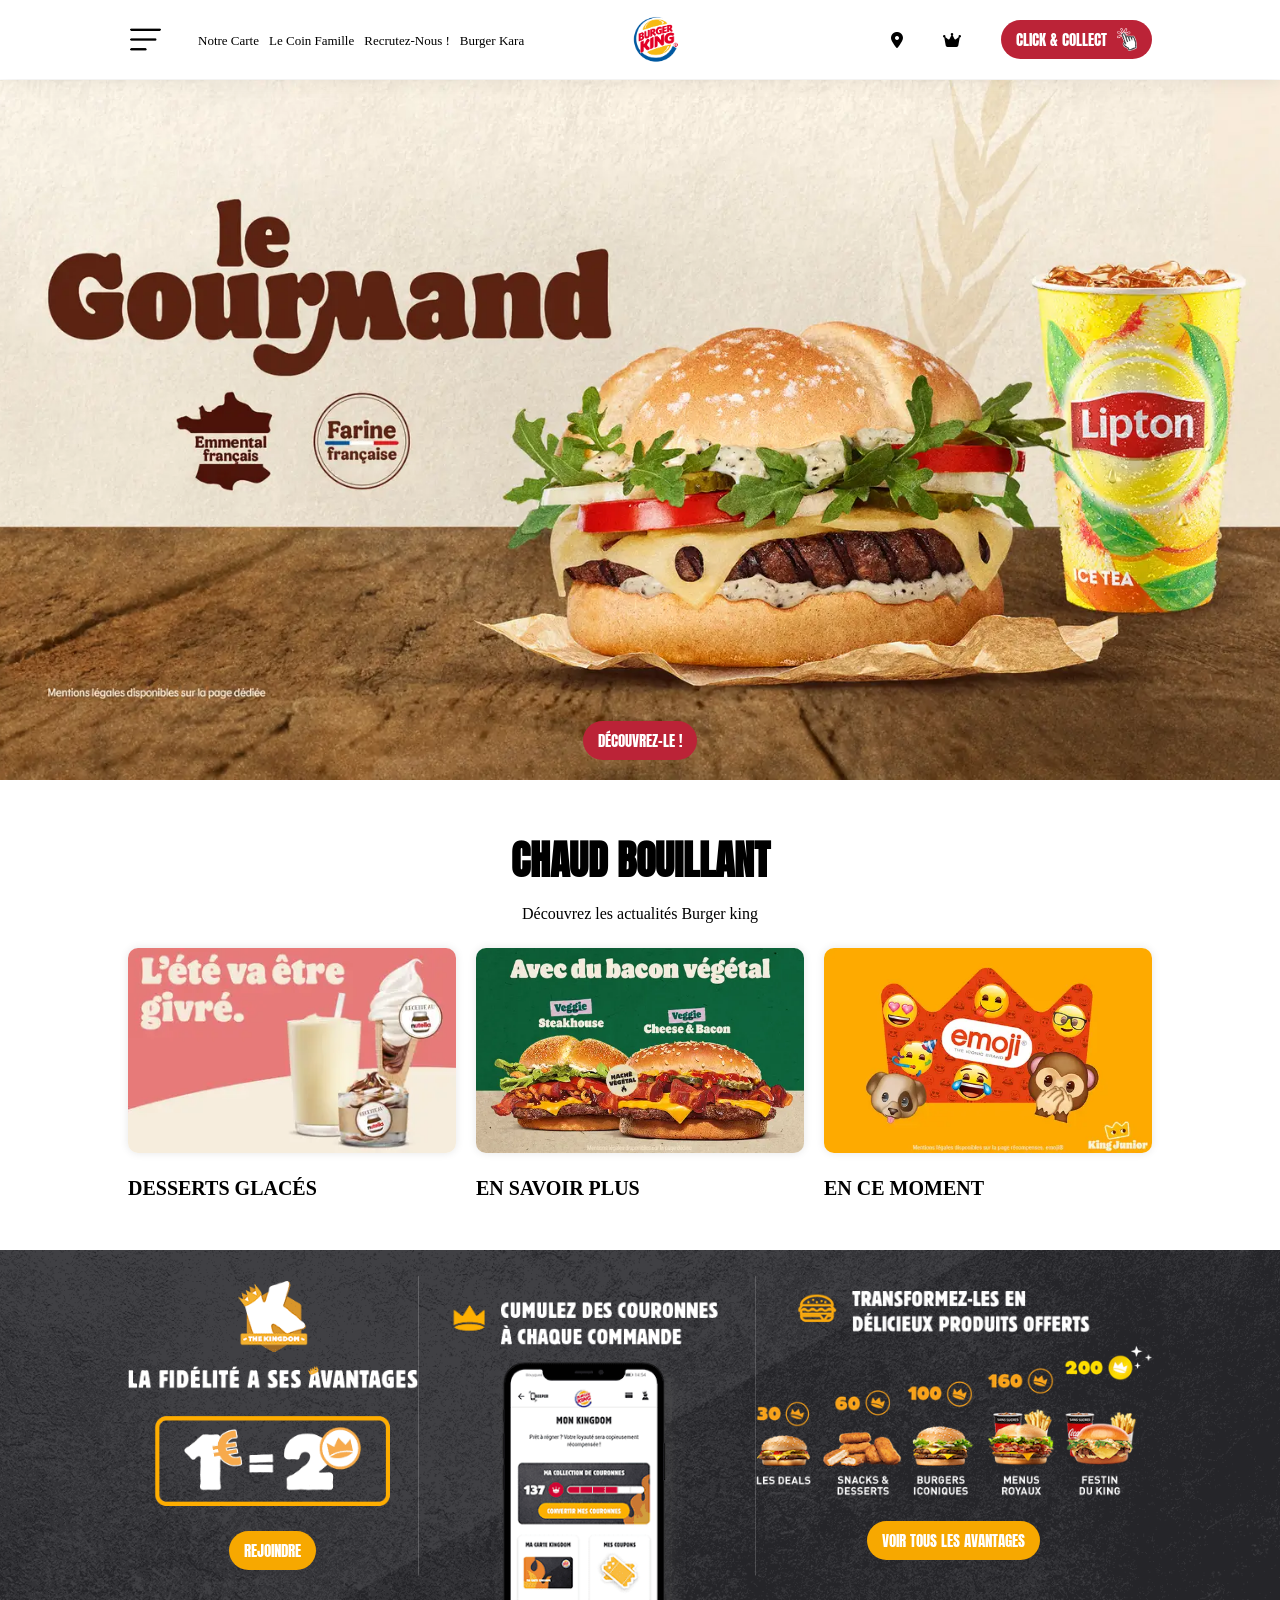
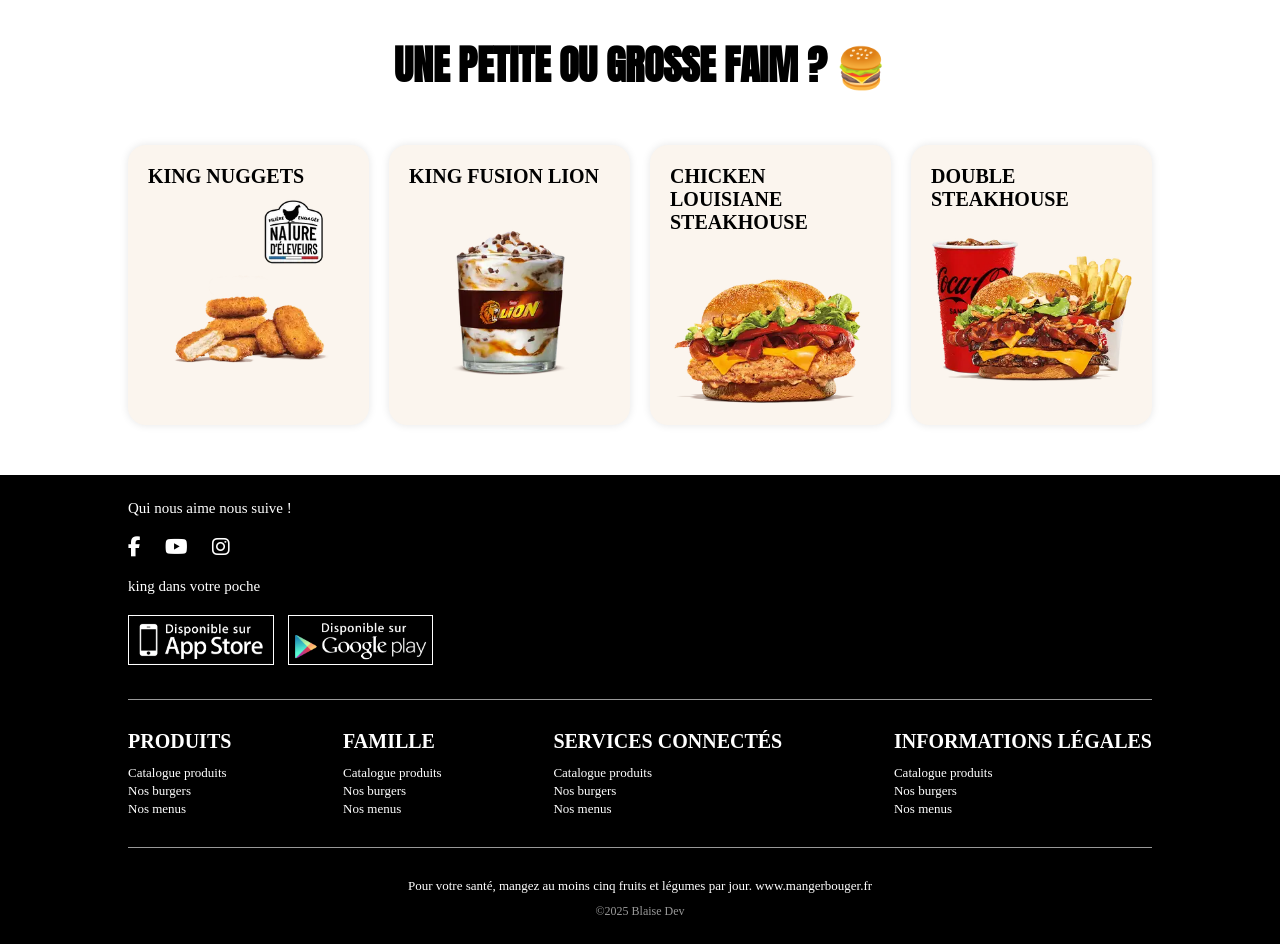
<file: burger/index.html>
<!DOCTYPE html>
<html lang="fr">
<head>
    <meta charset="UTF-8">
    <meta name="viewport" content="width=device-width, initial-scale=1.0">
    <title>Burger King</title>
    <link rel="stylesheet" href="https://cdnjs.cloudflare.com/ajax/libs/font-awesome/6.5.1/css/all.min.css">
    <link rel="stylesheet" href="style.css">
</head>
<body>
    <!-- header   -->
    <header>
        <div class="menu">
            <img src="images_burger_king/images/menu.png" class="menu_icons" alt="Menu">
            <ul>
                <li><a href="#">Notre carte</a></li>
                <li><a href="#">Le coin famille</a></li>
                <li><a href="#">Recrutez-nous !</a></li>
                <li><a href="#">Burger Kara</a></li>
            </ul>
        </div>
        <img src="images_burger_king/images/burger-king.png" class="logo" alt="Burger King">
        
        <div class="header-end">
            <i class="fa-solid fa-location-dot" aria-hidden="true"></i>
            <div class="fa-solid fa-crown">
                <div class="login">
                    <button><span>se connecter</span></button>
                    <hr>
                    <p>Vous n'avez pas encore de compte ?</p>
                    <button><span>Rejoignez le Kingdom</span></button>
                </div>
            </div>
            <button><span>Click & collect</span> <img src="images_burger_king/images/click_collect.png" alt=""></button>
        </div>  
    </header>
     <!-- header   -->

     <!-- home -->
    <section class="home">
        <button><span>découvrez-le !</span></button>
    </section>
     <!-- home -->

     <!-- foods -->
    <section class="foods">
        <h1>chaud bouillant</h1>
            <p>Découvrez les actualités Burger king </p>
        <div class="foods-list">
          <div class="box">
            <img src="images_burger_king/images/img2.webp" alt="Desserts glacés">
            <h3>Desserts glacés</h3>
          </div>  
          <div class="box">
            <img src="images_burger_king/images/img3.webp" alt="Actualité Burger King">
            <h3>en savoir plus</h3>
          </div>  
          <div class="box">
            <img src="images_burger_king/images/img4.webp" alt="Offre du moment">
            <h3>en ce moment</h3>
          </div>  
        </div>
    </section>
     <!-- foods -->

     <!-- fidelity prog -->
    <section class="fidelity_prog">
        <div class="div1">
          <img src="images_burger_king/images/img5.png" alt="Programme de fidélité Burger King">
          <button><span>rejoindre</span></button>
        </div>
        <div class="div2">
            <img src="images_burger_king/images/img6.png" alt="Avantages du programme de fidélité">

        </div>
        <div class="div3">
            <img src="images_burger_king/images/img7.png" alt="Récompenses du programme de fidélité">
            <button><span>Voir tous les avantages</span></button>
        </div>
    </section>
      <!-- fidelity prog -->

      <!-- little food -->
        <section class="little-food">
            <h1>une petite ou grosse faim ? 🍔</h1>
            <div class="little-food_box">
                <div class="box">
                    <h3>king nuggets</h3>
                    <img src="images_burger_king/images/img9.webp">
                </div>
                <div class="box">
                    <h3>king fusion lion</h3>
                    <img src="images_burger_king/images/img10.webp">
                </div>
                <div class="box">
                    <h3>Chicken Louisiane <br> Steakhouse</h3>
                    <img src="images_burger_king/images/img11.webp">
                </div>
                <div class="box">
                    <h3> double steakhouse</h3>
                    <img src="images_burger_king/images/img12.webp">
                </div>
            </div>
        </section>
       <!-- little food -->

       <!-- footer -->
        <footer>
            <div class="div1">
                <p>Qui nous aime nous suive !</p>
                <div class="icones_social">
                    <i class="fa-brands fa-facebook-f" aria-hidden="true"></i>
                    <i class="fa-brands fa-youtube" aria-hidden="true"></i>
                    <i class="fa-brands fa-instagram" aria-hidden="true"></i>
                </div>
                <p>king dans votre poche</p>
                <div>
                    <img src="images_burger_king/images/app_store.png" alt="Télécharger dans l'App Store">
                    <img src="images_burger_king/images/play_store.png" alt="Télécharger sur Google Play">
                </div>
            </div>
            <hr>
            <div class="div2">
                <div>
                    <h3>Produits</h3>
                    <ul>
                        <li><a href="#">Catalogue produits</a></li>
                        <li><a href="#">Nos burgers</a></li>
                        <li><a href="#">Nos menus</a></li>
                    </ul>  
                </div>
                
                <div>
                    <h3>famille</h3>
                    <ul>
                        <li><a href="#">Catalogue produits</a></li>
                        <li><a href="#">Nos burgers</a></li>
                        <li><a href="#">Nos menus</a></li>
                    </ul>  
                </div>
                
                <div>
                    <h3>services connectés</h3>
                    <ul>
                        <li><a href="#">Catalogue produits</a></li>
                        <li><a href="#">Nos burgers</a></li>
                        <li><a href="#">Nos menus</a></li>
                    </ul>  
                </div>
                
                <div>
                    <h3>informations légales</h3>
                    <ul>
                        <li><a href="#">Catalogue produits</a></li>
                        <li><a href="#">Nos burgers</a></li>
                        <li><a href="#">Nos menus</a></li>
                    </ul>  
                </div>
                
            </div>
            <hr>
            <div class="div3">
                <p>Pour votre santé, mangez au moins cinq fruits et légumes par jour. www.mangerbouger.fr</p>
                <p>&copy;2025 Blaise Dev</p>
            </div>
        </footer>
       <!-- footer -->
</body>
</html>
</file>
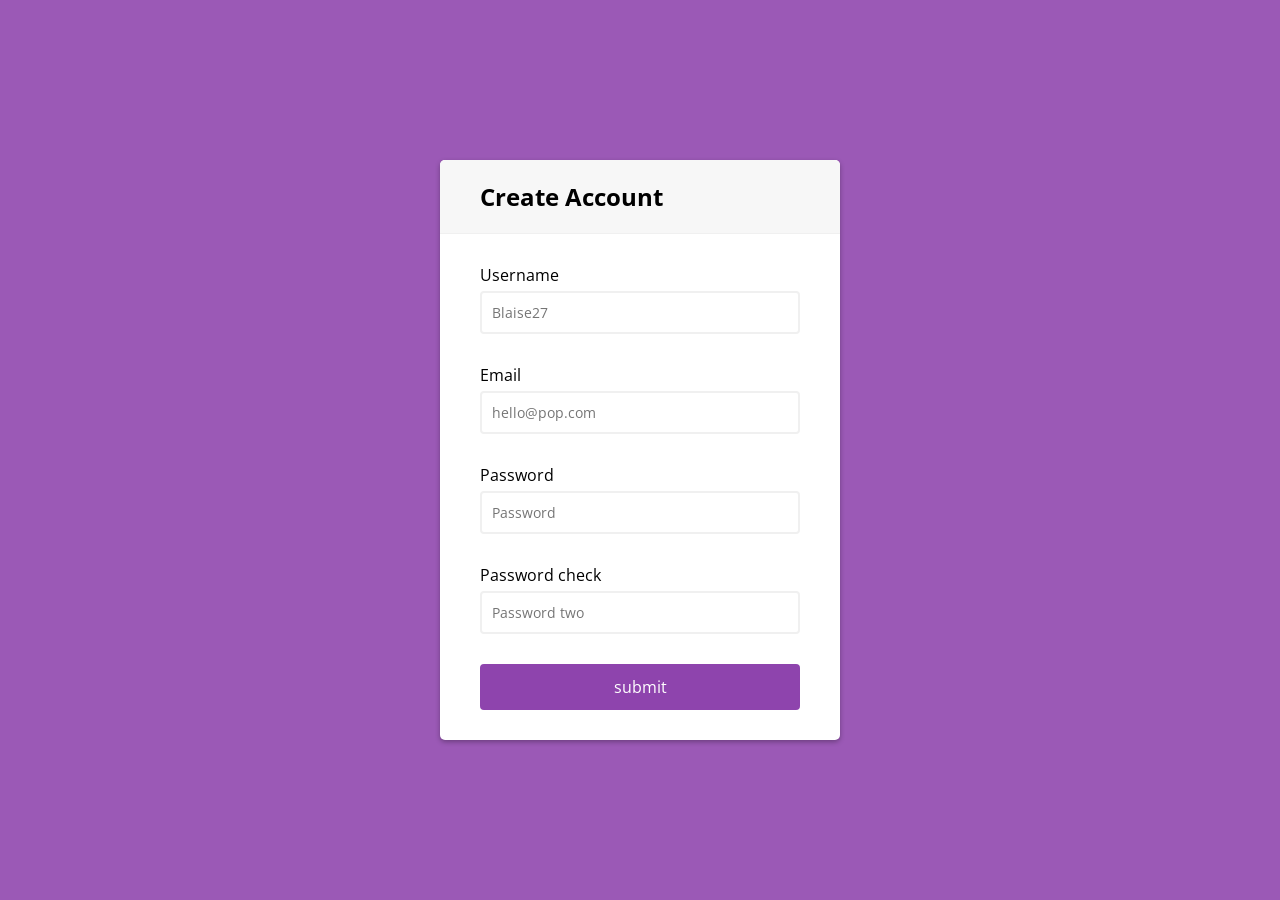
<file: Create Account/index.html>
<!DOCTYPE html>
<html lang="en">
<head>
    <meta charset="UTF-8">
    <meta name="viewport" content="width=device-width, initial-scale=1.0">
    <link rel="stylesheet" href="https://cdnjs.cloudflare.com/ajax/libs/font-awesome/5.15.4/css/all.min.css">
    <link rel="stylesheet" href="css.css">
    <title>Account</title>
</head>
<body>
  <div class="container">
    <div class="header">
        <h2>Create Account</h2>
    </div>
    <form class="form" id="form">
        <div class="form-control ">
            <label>Username</label>
            <input type="text" placeholder="Blaise27" id="username">
            <i class="fas fa-check-circle"></i>
            <i class="fas fa-exclamation-circle"></i>
            <small>Error message</small>
        </div>
        <div class="form-control ">
            <label>Email</label>
            <input type="email" placeholder="hello@pop.com" id="email">
            <i class="fas fa-check-circle"></i>
            <i class="fas fa-exclamation-circle"></i>
            <small>Error message</small>
        </div>
        <div class="form-control">
            <label>Password</label>
            <input type="password" placeholder="Password" id="password">
            <i class="fas fa-check-circle"></i>
            <i class="fas fa-exclamation-circle"></i>
            <small>Error message</small>
        </div>
        <div class="form-control">
            <label>Password check</label>
            <input type="password" placeholder="Password two" id="password2">
            <i class="fas fa-check-circle"></i>
            <i class="fas fa-exclamation-circle"></i>
            <small>Error message</small>
        </div>
        <button>submit</button>
        
    </form>
  </div>  
</body>
<script src="script.js"></script>
</html>
</file>
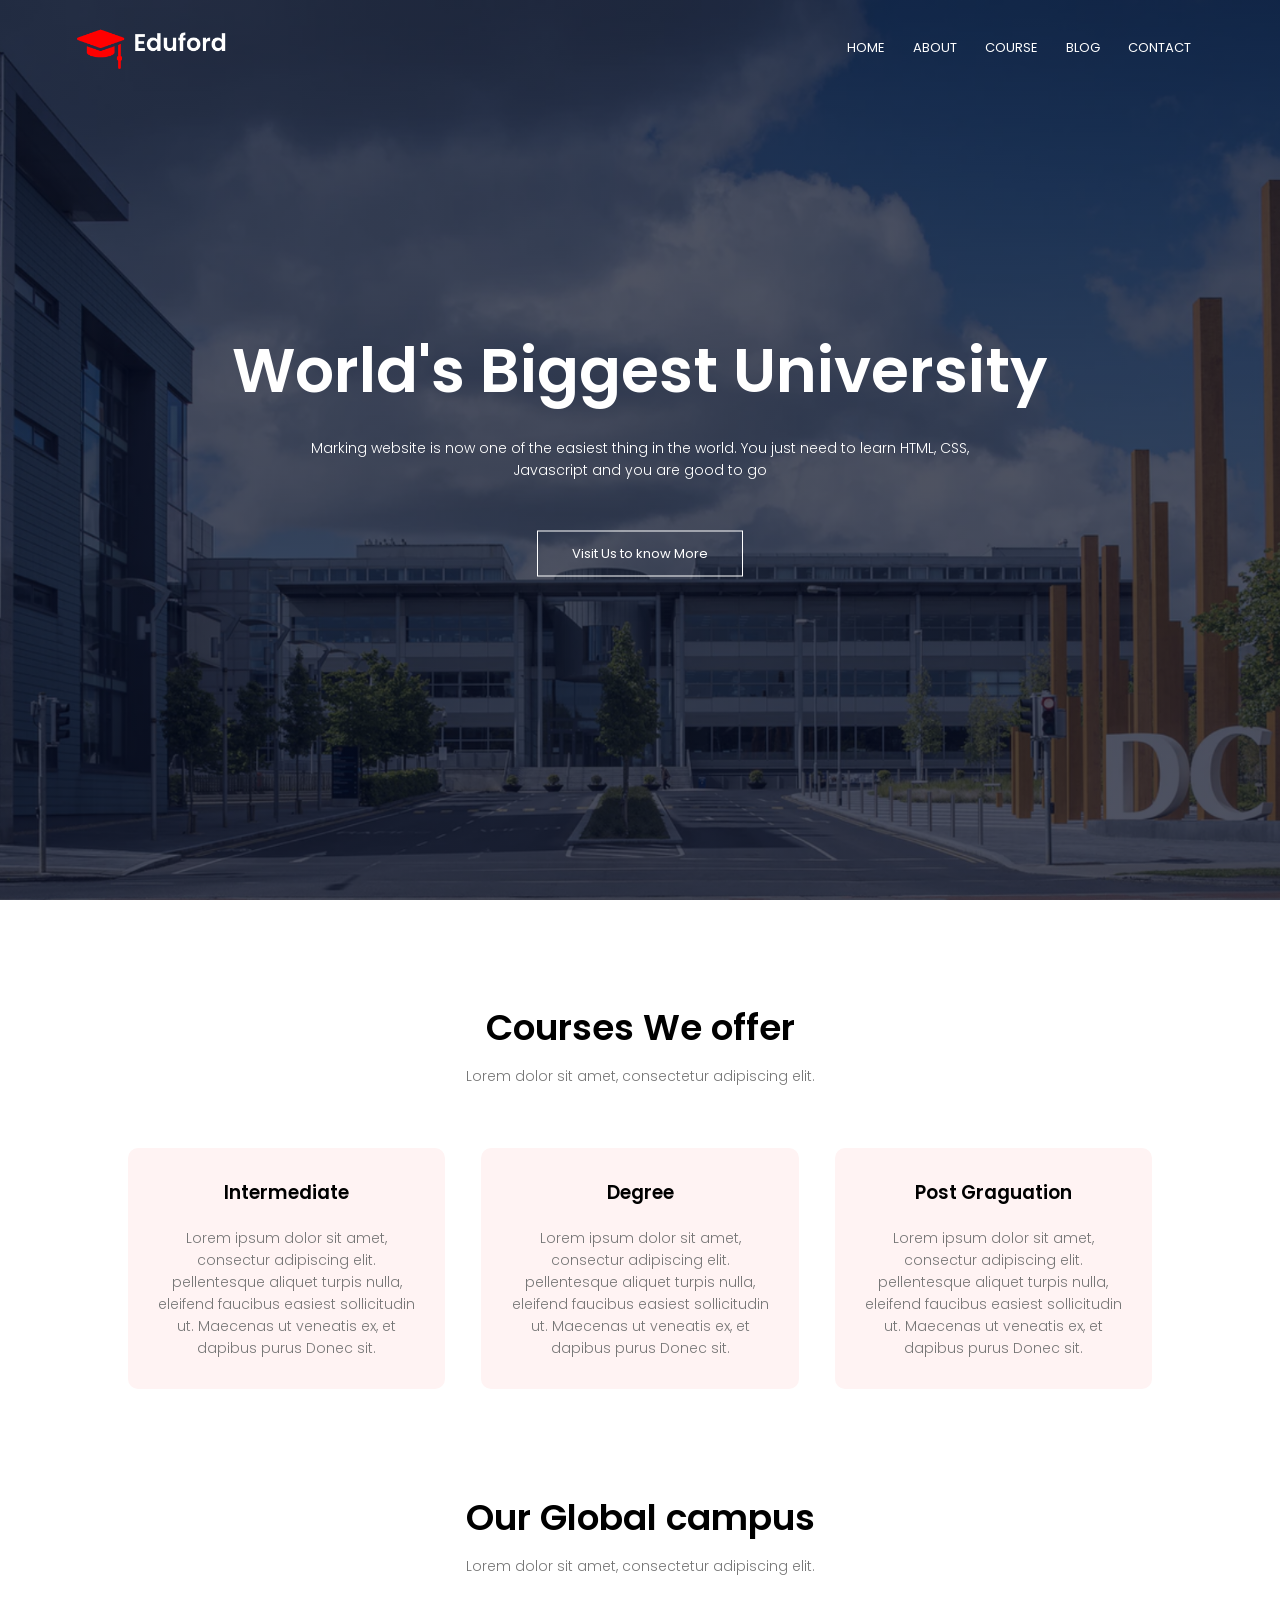
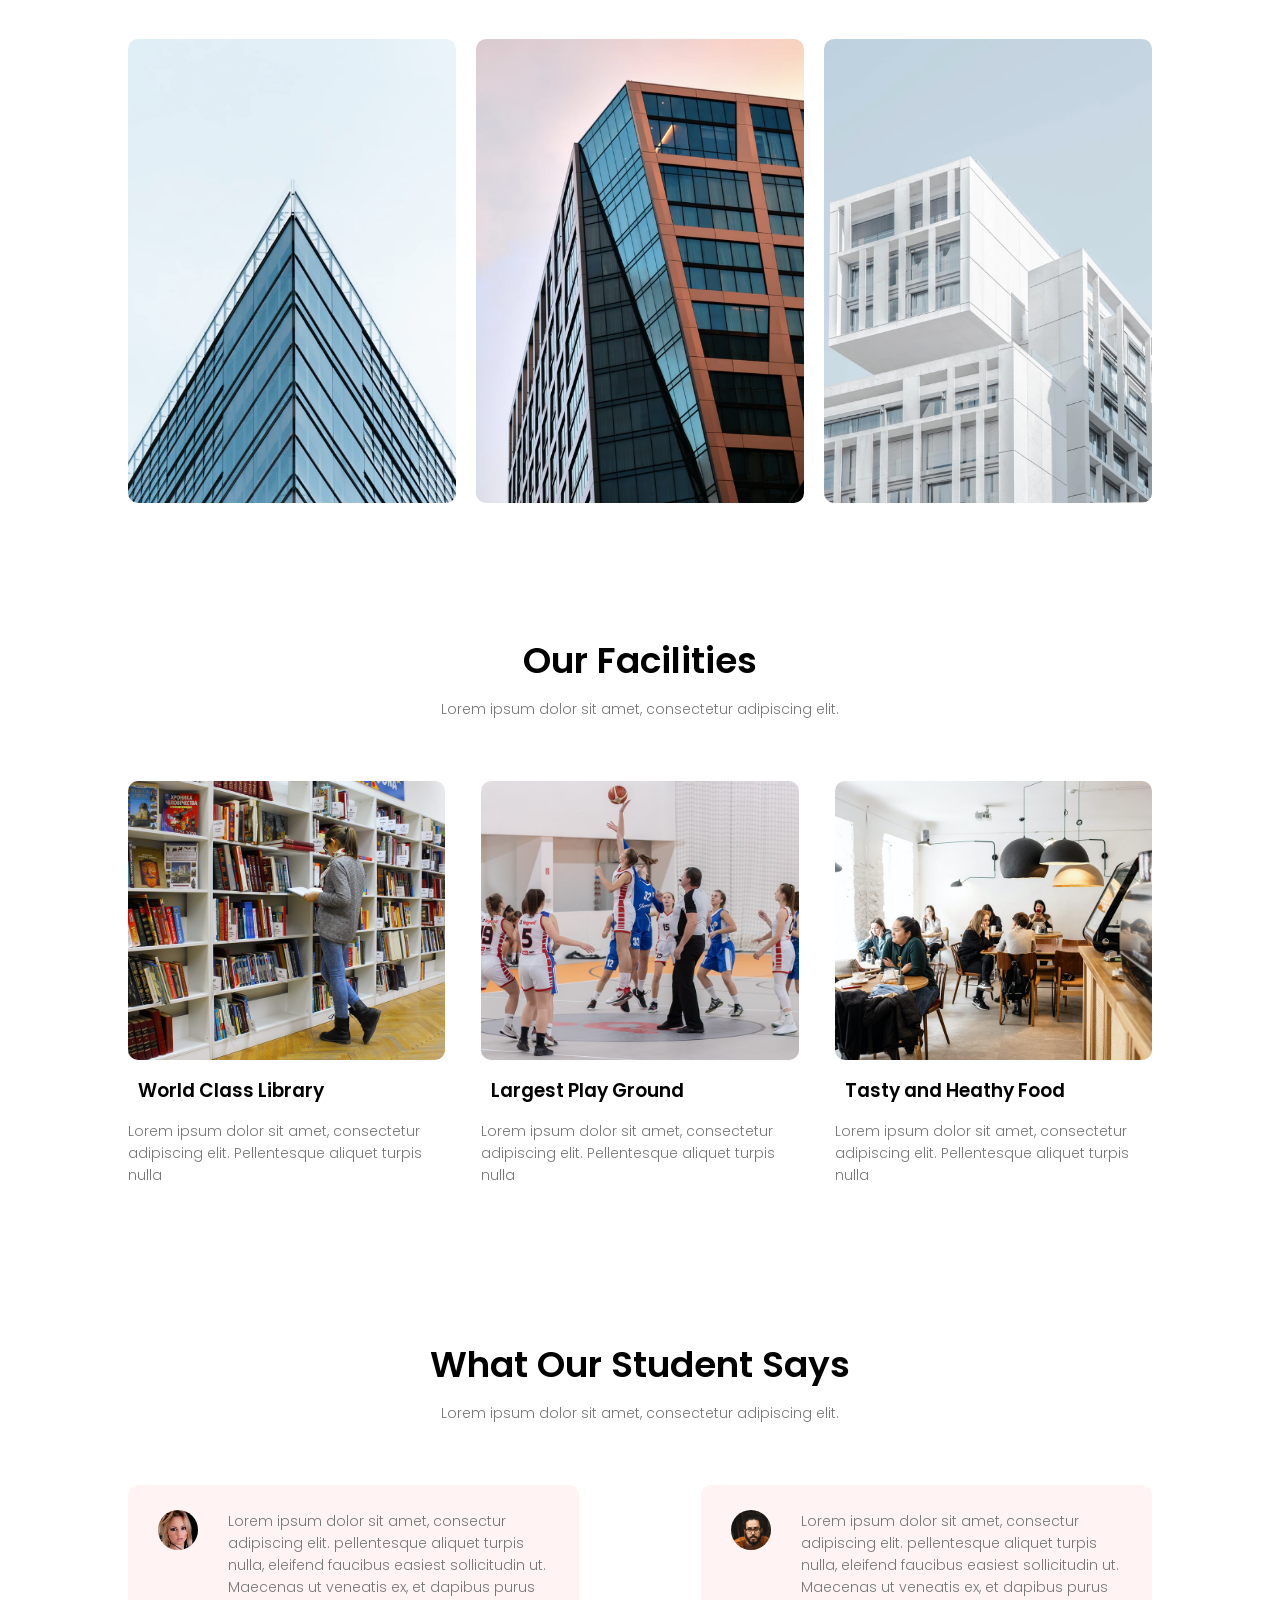
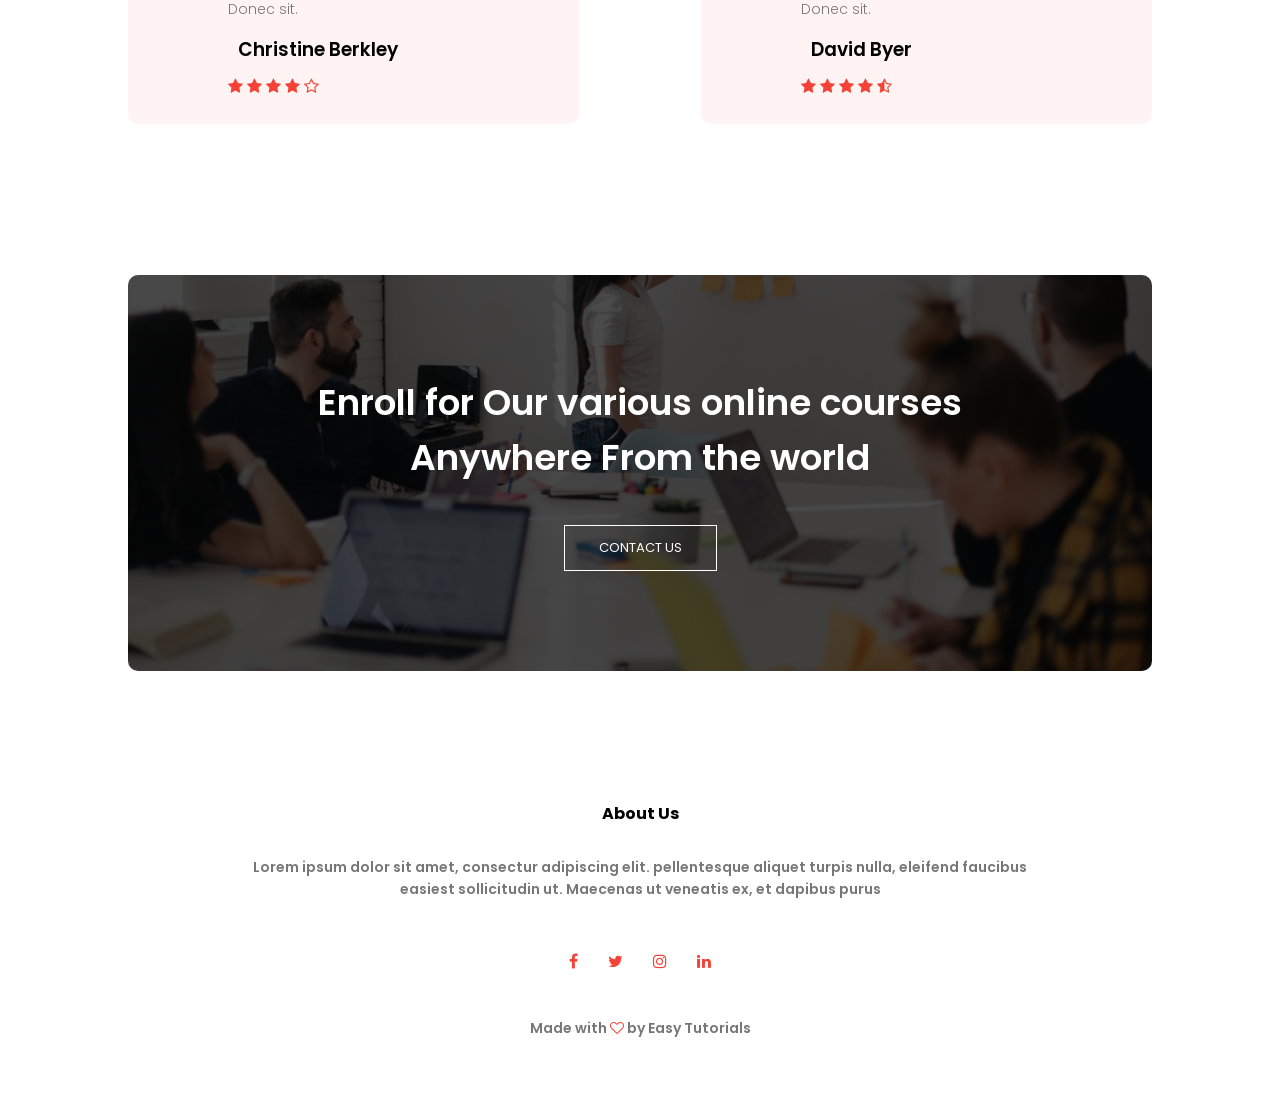
<file: Eduford/index.html>
<!DOCTYPE html>
<html lang="en">
<head>
    <meta charset="UTF-8">
    <meta name="viewport" content="width=device-width, initial-scale=1.0">
    <title>University Design - Easy Tutorials</title>
    <link rel="stylesheet" href="style.css">
    <link rel="preconnect" href="https://fonts.googleapis.com">
    <link rel="preconnect" href="https://fonts.gstatic.com" crossorigin>
    <link href="https://fonts.googleapis.com/css2?family=Poppins:ital,wght@0,100;0,200;0,300;0,400;0,500;0,600;0,700;0,800;0,900;1,100;1,200;1,300;1,400;1,500;1,600;1,700;1,800;1,900&display=swap" rel="stylesheet">
   <link rel="stylesheet" href="https://cdnjs.cloudflare.com/ajax/libs/font-awesome/4.7.0/css/font-awesome.min.css">
</head>
<body>
   <section class="header">
    <nav>
        <a href="index.html"><img src="eduford_img/logo.png"></a>
        <div class="nav-links" id="navLinks">
            <i class="fa fa-times" onclick="hideMenu()" ></i>
            <ul>
              <li><a href="index.html">HOME</a></li> 
              <li><a href="about.html">ABOUT</a></li> 
              <li><a href="Cours.html">COURSE</a></li> 
              <li><a href="blog.html">BLOG</a></li> 
              <li><a href="Contact.html">CONTACT</a></li>  
            </ul>
        </div>
        <i class="fa fa-bars" onclick="showMenu()"></i>
    </nav>
    <div class="text-box">
        <h1>World's Biggest University</h1>
        <p>Marking website is now one of the easiest thing in the world. You
        just need to learn HTML, CSS,<br> Javascript and you are good to go
        </p>
        <a href="" class="hero-btn">Visit Us to know More </a>
    </div>
   </section> 
   <!------- Cours -------->
   <section class="course">
        <h1>Courses We offer</h1>
        <p>Lorem dolor sit amet, consectetur adipiscing elit.</p>
        <div class="row">
           <div class="course-col">
                <h3>Intermediate</h3>
                <p>Lorem ipsum dolor sit amet, consectur adipiscing elit.
                pellentesque aliquet turpis nulla, eleifend faucibus easiest
                sollicitudin ut. Maecenas ut veneatis ex, et dapibus purus
                Donec sit.
                </p>
           </div> 
           <div class="course-col">
                <h3>Degree</h3>
                <p>Lorem ipsum dolor sit amet, consectur adipiscing elit.
                pellentesque aliquet turpis nulla, eleifend faucibus easiest
                sollicitudin ut. Maecenas ut veneatis ex, et dapibus purus
                Donec sit.
                </p>
           </div> 
           <div class="course-col">
                <h3>Post Graguation</h3>
                <p>Lorem ipsum dolor sit amet, consectur adipiscing elit.
                pellentesque aliquet turpis nulla, eleifend faucibus easiest
                sollicitudin ut. Maecenas ut veneatis ex, et dapibus purus
                Donec sit.
                </p>
           </div> 
        </div>
   </section>

   <section class="campus">
        <h1>Our Global campus</h1>
        <p>Lorem dolor sit amet, consectetur adipiscing elit.</p>
        <div class="row">
           <div class="campus-col">
                <img src="eduford_img/london.png" >
                <div class="layer">
                    <h3>LONDON</h3>
                </div>
           </div> 
           <div class="campus-col">
                <img src="eduford_img/newyork.png" >
                <div class="layer">
                    <h3>NEW YORK</h3>
                </div>
           </div> 
           <div class="campus-col">
                <img src="eduford_img/washington.png" >
                <div class="layer">
                    <h3>WASHINGTON</h3>
                </div>
           </div> 
        </div>
   </section>
   <!----- Facilities ------>
   <section class="facilities">
    <h1>Our Facilities</h1>
    <p>Lorem ipsum dolor sit amet, consectetur adipiscing elit.</p>

    <div class="row">
       <div class="facilities-col">
            <img src="eduford_img/library.png">
            <h3>World Class Library</h3>
            <p>Lorem ipsum dolor sit amet, consectetur adipiscing elit.
            Pellentesque aliquet turpis nulla
            </p>
       </div> 
       <div class="facilities-col">
            <img src="eduford_img/basketball.png">
            <h3>Largest Play Ground</h3>
            <p>Lorem ipsum dolor sit amet, consectetur adipiscing elit.
            Pellentesque aliquet turpis nulla
            </p>
       </div> 
       <div class="facilities-col">
            <img src="eduford_img/cafeteria.png">
            <h3>Tasty and Heathy Food</h3>
            <p>Lorem ipsum dolor sit amet, consectetur adipiscing elit.
            Pellentesque aliquet turpis nulla
            </p>
       </div> 
    </div>
   </section>
   <!-- ------ testimonials ------ -->
    <section class="testimonials">
        <h1>What Our Student Says</h1>
        <p>Lorem ipsum dolor sit amet, consectetur adipiscing elit.</p>
        <div class="row">
            <div class="testimonials-col">
              <img src="eduford_img/user1.jpg"> 
              <div>
                <p>Lorem ipsum dolor sit amet, consectur adipiscing elit.
                pellentesque aliquet turpis nulla, eleifend faucibus easiest
                sollicitudin ut. Maecenas ut veneatis ex, et dapibus purus
                Donec sit.</p>
                <h3>Christine Berkley</h3>
                <i class="fa fa-star"></i>
                <i class="fa fa-star"></i>
                <i class="fa fa-star"></i>
                <i class="fa fa-star"></i>
                <i class="fa fa-star-o"></i>
              </div> 
            </div>
            <div class="testimonials-col">
              <img src="eduford_img/user2.jpg"> 
              <div>
                <p>Lorem ipsum dolor sit amet, consectur adipiscing elit.
                pellentesque aliquet turpis nulla, eleifend faucibus easiest
                sollicitudin ut. Maecenas ut veneatis ex, et dapibus purus
                Donec sit.</p>
                <h3>David Byer</h3>
                <i class="fa fa-star"></i>
                <i class="fa fa-star"></i>
                <i class="fa fa-star"></i>
                <i class="fa fa-star"></i>
                <i class="fa fa-star-half-o"></i>
              </div> 
            </div>
        </div>
    </section>
    <!-- Call to action -->
    <section class="cta">
        <h1>Enroll for Our various online courses <br> Anywhere From the world</h1>
        <a href="" class="hero-btn">CONTACT US</a>
    </section>

    <!-- footer -->
     <section class="footer">
        <h4>About Us</h4>
        <p>Lorem ipsum dolor sit amet, consectur adipiscing elit.
            pellentesque aliquet turpis nulla, eleifend faucibus <br> easiest
            sollicitudin ut. Maecenas ut veneatis ex, et dapibus purus
        </p>
        <div class="icons">
           <i class="fa fa-facebook"></i> 
           <i class="fa fa-twitter"></i> 
           <i class="fa fa-instagram"></i> 
           <i class="fa fa-linkedin"></i>  
        </div>
        <p>Made with <i class="fa fa-heart-o"></i> by Easy Tutorials </p>
     </section>


</body>
<script>
   var navLinks = document.getElementById("navLinks") 
   function showMenu(){
    navLinks.style.right = "0";
   }
   function hideMenu(){
    navLinks.style.right = "-200px";
   }
</script>
</html>
</file>
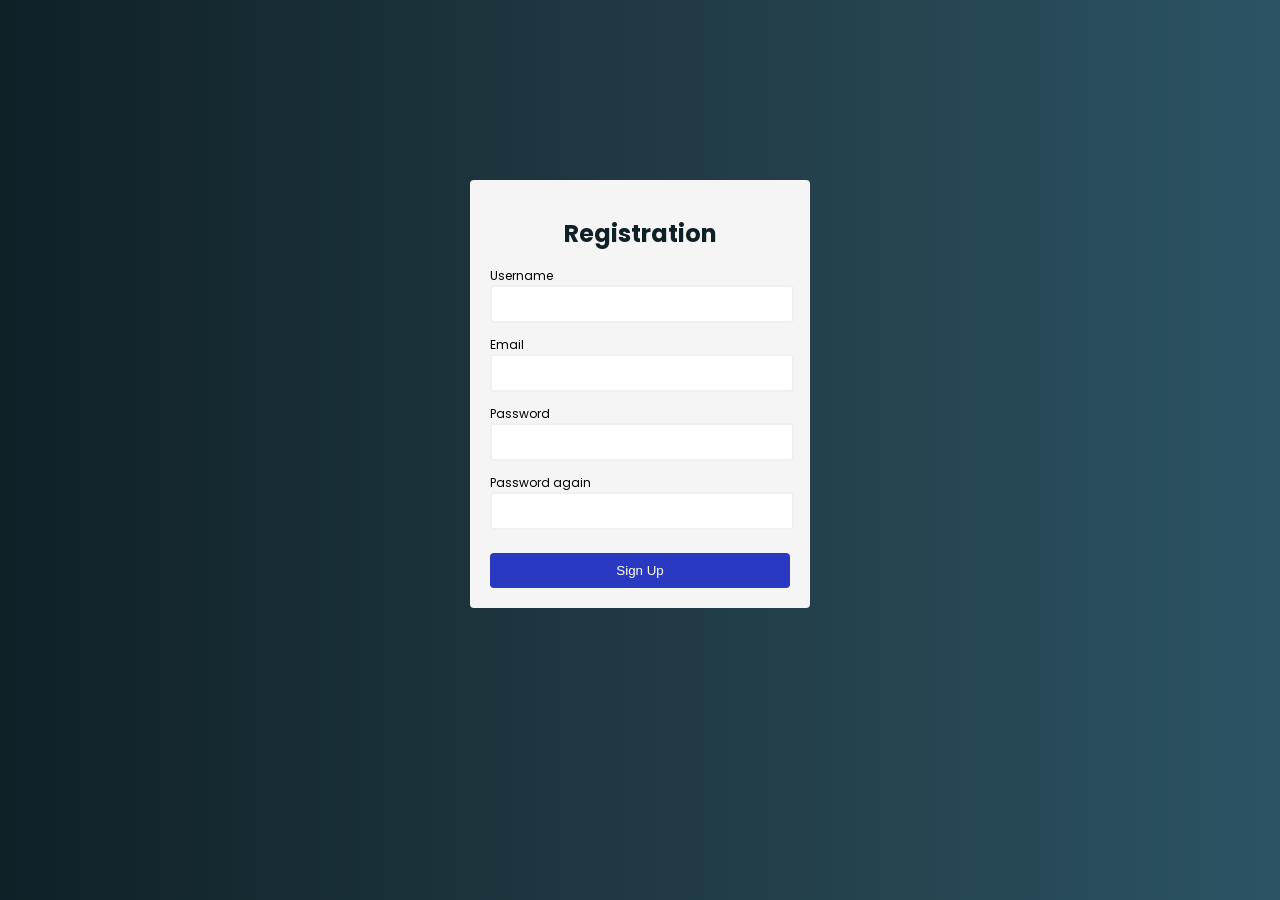
<file: Formulaire/index.html>
<!DOCTYPE html>
<html lang="en">
<head>
    <meta charset="UTF-8">
    <meta name="viewport" content="width=device-width, initial-scale=1.0">
    <link rel="preconnect" href="https://fonts.googleapis.com">
    <link rel="preconnect" href="https://fonts.gstatic.com" crossorigin>
    <link href="https://fonts.googleapis.com/css2?family=Poppins:ital,wght@0,100;0,200;0,300;0,400;0,500;0,600;0,700;0,800;0,900;1,100;1,200;1,300;1,400;1,500;1,600;1,700;1,800;1,900&display=swap" rel="stylesheet">
    <title>Form validation</title>
    <link rel="stylesheet" href="form.css">
</head>
<body>
    <div class="container">
        <form  id="form" action="">
            <h1>Registration</h1>
            <div class="input-control">
                <label for="username">Username</label>
                <input id="username" name="username" type="text">
                <div class="error"></div>
            </div>
            <div class="input-control">
                <label for="email">Email</label>
                <input id="email" name="username" type="text">
                <div class="error"></div>
            </div>
            <div class="input-control">
                <label for="password">Password</label>
                <input type="password" name="password" id="password">
                <div class="error"></div>
            </div>
            <div class="input-control">
                <label for="password2">Password again</label>
                <input id="password2" name="password2" type="password">
                <div class="error"></div>
            </div>
            <button type="submit">Sign Up</button>
        </form>
    </div>
    
</body>
<script src="fom.js"></script>
</html>
</file>
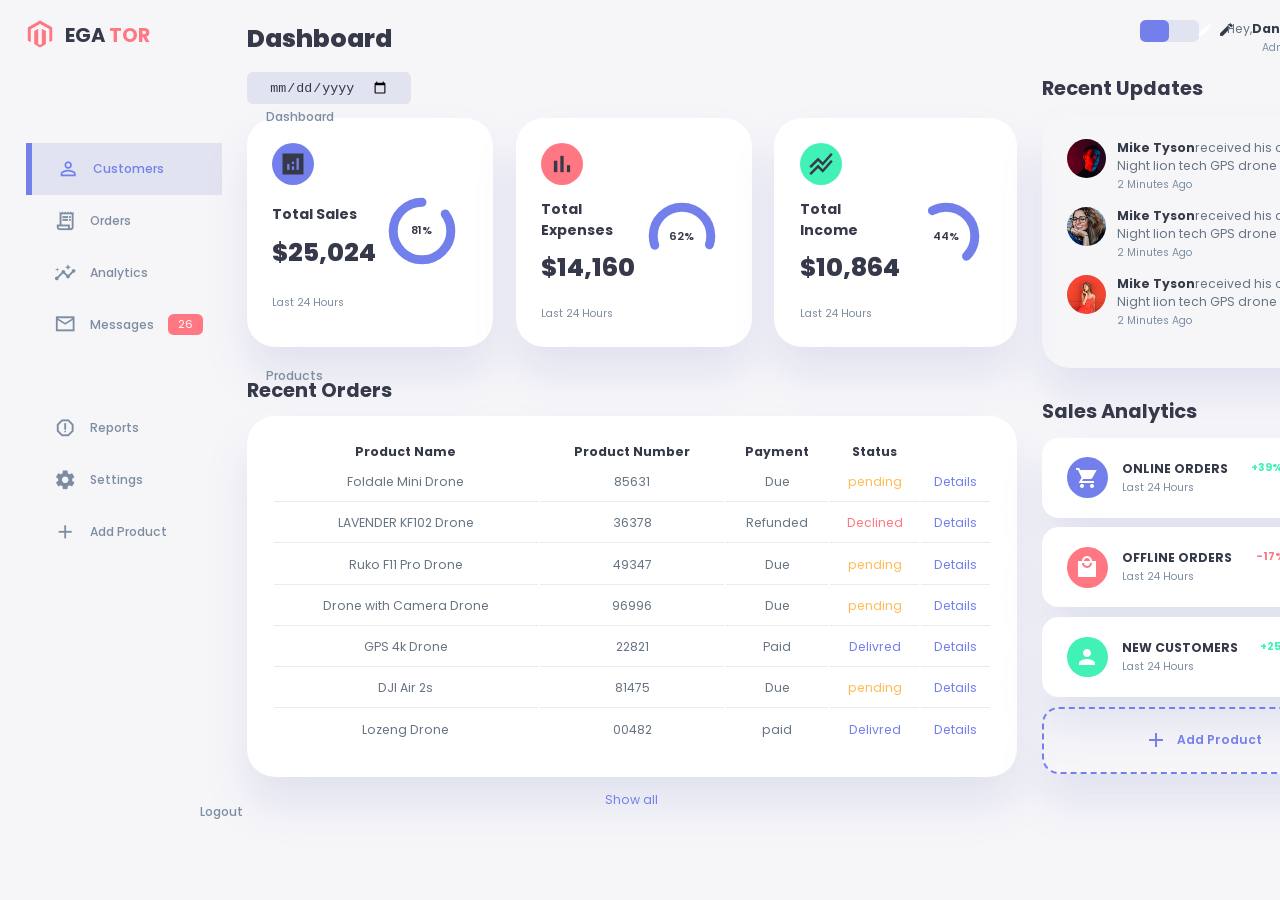
<file: Tableau de bord/index.html>
<!DOCTYPE html>
<html lang="en">
<head>
    <meta charset="UTF-8">
    <meta name="viewport" content="width=device-width, initial-scale=1.0">
   <link href="https://fonts.googleapis.com/icon?family=Material+Icons+Sharp" rel="stylesheet">
    <link rel="stylesheet" href="style.css">
    <title>Document</title>
</head>
<body>
<div class="container">
    <aside>
        <div class="top">
            <div class="logo">
                <img src="images/logo.png" >
                <h2>EGA <span class="danger">TOR</span> </h2>
            </div>
            <div class="close" id="close_btn">
                <span class="material-icons-sharp">close</span>
            </div>
        </div>

        <div class="sidebar">
            <a href="#">
                <span class="material-icons-sharp">grid_view </span>
                <h3>Dashboard</h3>
            </a>
            <a href="#" class="active">
                <span class="material-icons-sharp">person_outline </span>
                <h3>Customers</h3>
            </a>
            <a href="#">
                <span class="material-icons-sharp">receipt_long </span>
                <h3>Orders</h3>
            </a>
            <a href="#">
                <span class="material-icons-sharp">insights </span>
                <h3>Analytics</h3>
            </a>
            <a href="#">
                <span class="material-icons-sharp">mail_outline </span>
                <h3>Messages</h3>
                <span class="message-count">26</span>
            </a>
            <a href="#">
                <span class="material-icons-sharp">inventory </span>
                <h3>Products</h3>
            </a>
            <a href="#">
                <span class="material-icons-sharp">report_gmailerrorred</span>
                <h3>Reports</h3>
            </a>
            <a href="#">
                <span class="material-icons-sharp">settings</span>
                <h3>Settings</h3>
            </a>
            <a href="#">
                <span class="material-icons-sharp">add</span>
                <h3>Add Product</h3>
            </a>
            <a href="#">
                <span class="material-icons-sharp">logout </span>
                <h3>Logout</h3>
            </a>
        </div>
    </aside>
    <!----------- END OF ASIDE ----------->
    <main>
        <h1>Dashboard</h1>
        <div class="date">
            <input type="date">
        </div>
        <div class="insights">
            <div class="sales">
              <span class="material-icons-sharp">analytics</span>
              <div class="middle">
                <div class="left">
                    <h3>Total Sales</h3>
                    <h1>$25,024</h1>
                </div>
                <div class="progress">
                    <svg viewBox="0 0 100 100" aria-label="81 percent">
                        <circle cx="50" cy="50" r="32"></circle>
                    </svg>
                    <div class="number">
                        <p>81%</p>
                    </div>
                </div>
              </div>
              <small class="text-muted">Last 24 Hours</small> 
            </div>
            <!------- END OF SALES ------->
            <div class="expense">
              <span class="material-icons-sharp">bar_chart</span>
              <div class="middle">
                <div class="left">
                    <h3>Total Expenses</h3>
                    <h1>$14,160</h1>
                </div>
                <div class="progress">
                    <svg viewBox="0 0 100 100" aria-label="62 percent">
                        <circle cx="50" cy="50" r="32"></circle>
                    </svg>
                    <div class="number">
                        <p>62%</p>
                    </div>
                </div>
              </div>
              <small class="text-muted">Last 24 Hours</small> 
            </div>
            <!------- END OF SALES ------->
            <div class="income">
              <span class="material-icons-sharp">stacked_line_chart</span>
              <div class="middle">
                <div class="left">
                    <h3>Total Income</h3>
                    <h1>$10,864</h1>
                </div>
                <div class="progress">
                    <svg viewBox="0 0 100 100" aria-label="44 percent">
                        <circle cx="50" cy="50" r="32"></circle>
                    </svg>
                    <div class="number">
                        <p>44%</p>
                    </div>
                </div>
              </div>
              <small class="text-muted">Last 24 Hours</small> 
            </div>
            <!------- END OF INCOME ------->
        </div>
        <!-------- EN OF INSIGHTS -------->
        <div class="recent-orders">
            <h2>Recent Orders</h2>
            <table>
                <thead>
                    <tr>
                      <th>Product Name</th>  
                      <th>Product Number</th>  
                      <th>Payment</th>  
                      <th>Status</th> 
                      <th></th> 
                    </tr>
                </thead>
                <tbody>
                    <!-- <tr>
                        <td>Foldable Mini Drone</td>
                        <td>85631</td>
                        <td>Due</td>
                        <td class="warning">pending</td>
                        <td class="primary">Details</td>
                    </tr> -->
                   
            </table>
            <a href="#">Show all</a>
        </div>
        
    </main>
    <!-- END OF MAIN -->

    <div class="right">
        <div class="top">
            <button id="menu-btn">
                <span class="material-icons-sharp">menu</span>
            </button>
            <div class="theme-toggler">
               <span class="material-icons-sharp active" >light_mode</span> 
               <span class="material-icons-sharp">dark_mode</span>
            </div>
            <div class="profile">
                <div class="info">
                    <p>Hey,<b>Daniel</b></p>
                    <small class="text-muted">Admin</small>
                </div>
                <div class="profile-photo">
                    <img src="images/profile-1.jpg" >
                </div>
            </div>
        </div>
        <!-- END OF TOP -->
         <div class="recent-updates">
            <h2>Recent Updates</h2>
            <div class="updates">
                <div class="update">
                    <div class="profile-photo">
                        <img src="images/profile-2.jpg" alt="">
                    </div>
                    <div class="message">
                        <p><b>Mike Tyson</b>received his order of Night lion tech GPS drone</p>
                        <small class="text-muted">2 Minutes Ago</small>
                    </div>
                </div>
                <div class="update">
                    <div class="profile-photo">
                        <img src="images/profile-3.jpg" alt="">
                    </div>
                    <div class="message">
                        <p><b>Mike Tyson</b>received his order of Night lion tech GPS drone</p>
                        <small class="text-muted">2 Minutes Ago</small>
                    </div>
                </div>
                <div class="update">
                    <div class="profile-photo">
                        <img src="images/profile-4.jpg" alt="">
                    </div>
                    <div class="message">
                        <p><b>Mike Tyson</b>received his order of Night lion tech GPS drone</p>
                        <small class="text-muted">2 Minutes Ago</small>
                    </div>
                </div>
            </div>
        </div>
        <!-- END OF RECENT UPDATES -->
         <div class="sales-analytics">
            <h2>Sales Analytics</h2>
            <div class="item online">
                <div class="icon">
                    <span class="material-icons-sharp">shopping_cart</span>
                </div>
                <div class="right">
                    <div class="info">
                        <h3>ONLINE ORDERS</h3>
                        <small class="text-muted">Last 24 Hours</small>
                    </div>
                    <h5 class="success">+39%</h5>
                    <h3>3849</h3>
                </div>
            </div>
            <div class="item offline">
                <div class="icon">
                    <span class="material-icons-sharp">local_mall</span>
                </div>
                <div class="right">
                    <div class="info">
                        <h3>OFFLINE ORDERS</h3>
                        <small class="text-muted">Last 24 Hours</small>
                    </div>
                    <h5 class="danger">-17%</h5>
                    <h3>1100</h3>
                </div>
            </div>
            <div class="item customers">
                <div class="icon">
                    <span class="material-icons-sharp">person</span>
                </div>
                <div class="right">
                    <div class="info">
                        <h3>NEW CUSTOMERS</h3>
                        <small class="text-muted">Last 24 Hours</small>
                    </div>
                    <h5 class="success">+25%</h5>
                    <h3>849</h3>
                </div>
            </div>
            <div class="item add-product">
                <div>
                    <span class="material-icons-sharp">add</span>
                    <h3>Add Product</h3> 
                </div>
            </div>
         </div>
    </div>
</div>
</body>
<script src="orders.js"></script>
<script src="script.js"></script>
</html>
</file>
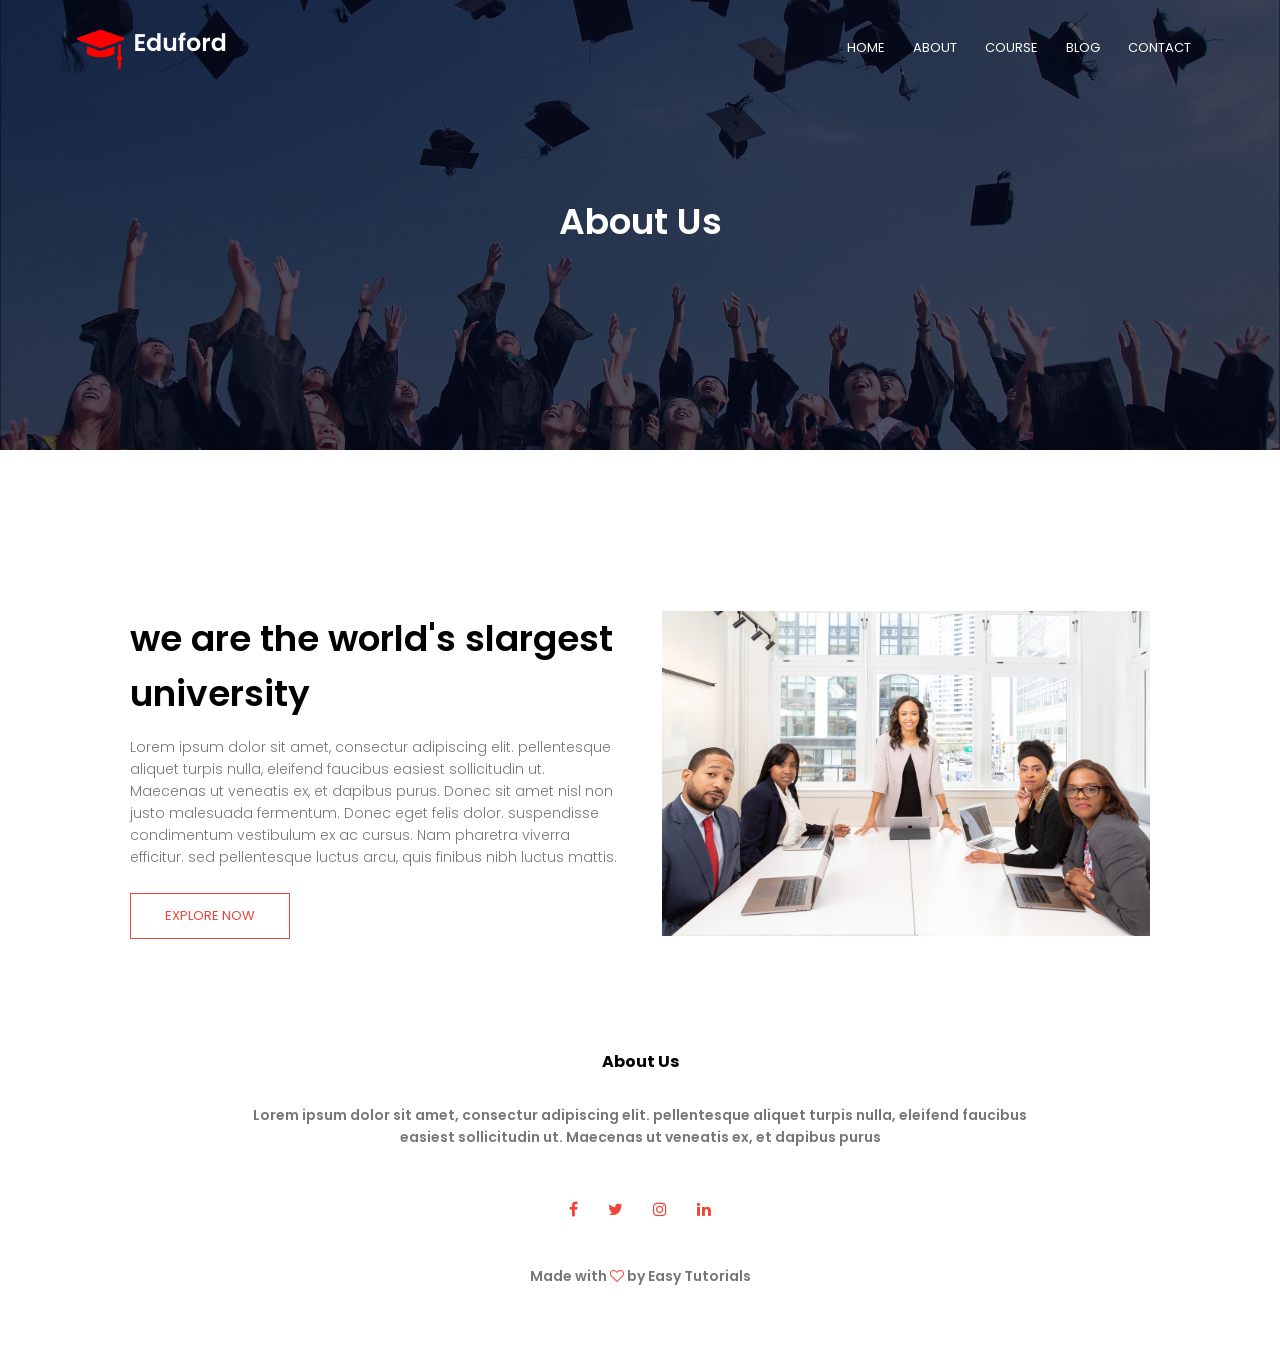
<file: Eduford/about.html>
<!DOCTYPE html>
<html lang="en">
<head>
    <meta charset="UTF-8">
    <meta name="viewport" content="width=device-width, initial-scale=1.0">
    <title>University Design - Easy Tutorials</title>
    <link rel="stylesheet" href="style.css">
    <link rel="preconnect" href="https://fonts.googleapis.com">
    <link rel="preconnect" href="https://fonts.gstatic.com" crossorigin>
    <link href="https://fonts.googleapis.com/css2?family=Poppins:ital,wght@0,100;0,200;0,300;0,400;0,500;0,600;0,700;0,800;0,900;1,100;1,200;1,300;1,400;1,500;1,600;1,700;1,800;1,900&display=swap" rel="stylesheet">
   <link rel="stylesheet" href="https://cdnjs.cloudflare.com/ajax/libs/font-awesome/4.7.0/css/font-awesome.min.css">
</head>
<body>
   <section class="sub-header">
    <nav>
        <a href="index.html"><img src="eduford_img/logo.png"></a>
        <div class="nav-links" id="navLinks">
            <i class="fa fa-times" onclick="hideMenu()" ></i>
            <ul>
              <li><a href="index.html">HOME</a></li> 
              <li><a href="about.html">ABOUT</a></li> 
              <li><a href="Cours.html">COURSE</a></li> 
              <li><a href="blog.html">BLOG</a></li> 
              <li><a href="Contact.html">CONTACT</a></li>
            </ul>
        </div>
        <i class="fa fa-bars" onclick="showMenu()"></i>
    </nav>
    <h1>About Us</h1>
   </section> 

    <section class="about-us">
          <div class="row">
               <div class="about-col">
                    <h1>we are the world's slargest university</h1>
                    <p>Lorem ipsum dolor sit amet, consectur adipiscing elit.
                    pellentesque aliquet turpis nulla, eleifend faucibus easiest
                    sollicitudin ut. Maecenas ut veneatis ex, et dapibus purus.
                    Donec sit amet nisl non justo malesuada fermentum.
                    Donec eget felis dolor. suspendisse condimentum
                    vestibulum ex ac cursus. Nam pharetra viverra efficitur.
                    sed pellentesque luctus arcu, quis finibus nibh luctus mattis.</p> 
                    <a href="" class="hero-btn red-btn">EXPLORE NOW</a>  
               </div>
               <div class="about-col">
                    <img src="eduford_img/about.jpg" >
               </div>
          </div>
      </section>

    <!-- footer -->
     <section class="footer">
        <h4>About Us</h4>
        <p>Lorem ipsum dolor sit amet, consectur adipiscing elit.
            pellentesque aliquet turpis nulla, eleifend faucibus <br> easiest
            sollicitudin ut. Maecenas ut veneatis ex, et dapibus purus
        </p>
        <div class="icons">
           <i class="fa fa-facebook"></i> 
           <i class="fa fa-twitter"></i> 
           <i class="fa fa-instagram"></i> 
           <i class="fa fa-linkedin"></i>  
        </div>
        <p>Made with <i class="fa fa-heart-o"></i> by Easy Tutorials </p>
     </section>

     <!-- about us content -->
     


</body>
<script>
   var navLinks = document.getElementById("navLinks") 
   function showMenu(){
    navLinks.style.right = "0";
   }
   function hideMenu(){
    navLinks.style.right = "-200px";
   }
</script>
</html>
</file>
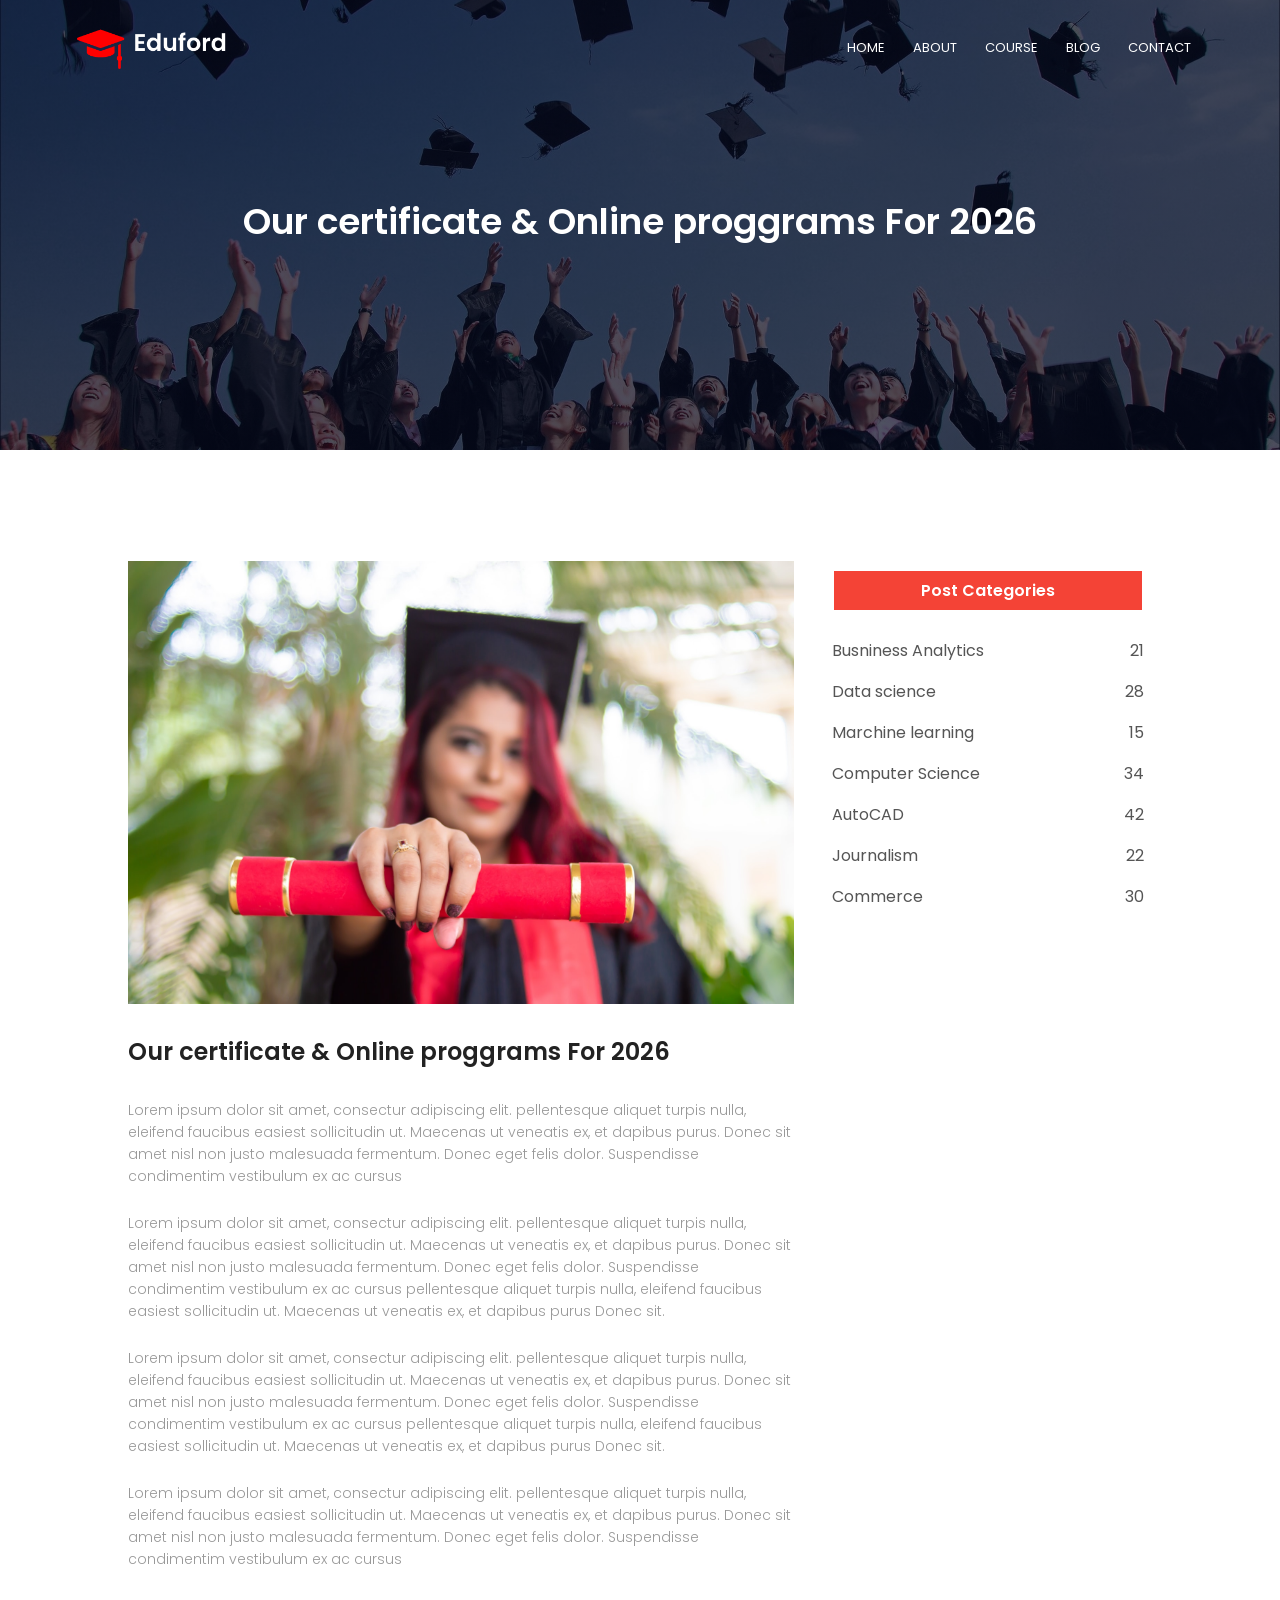
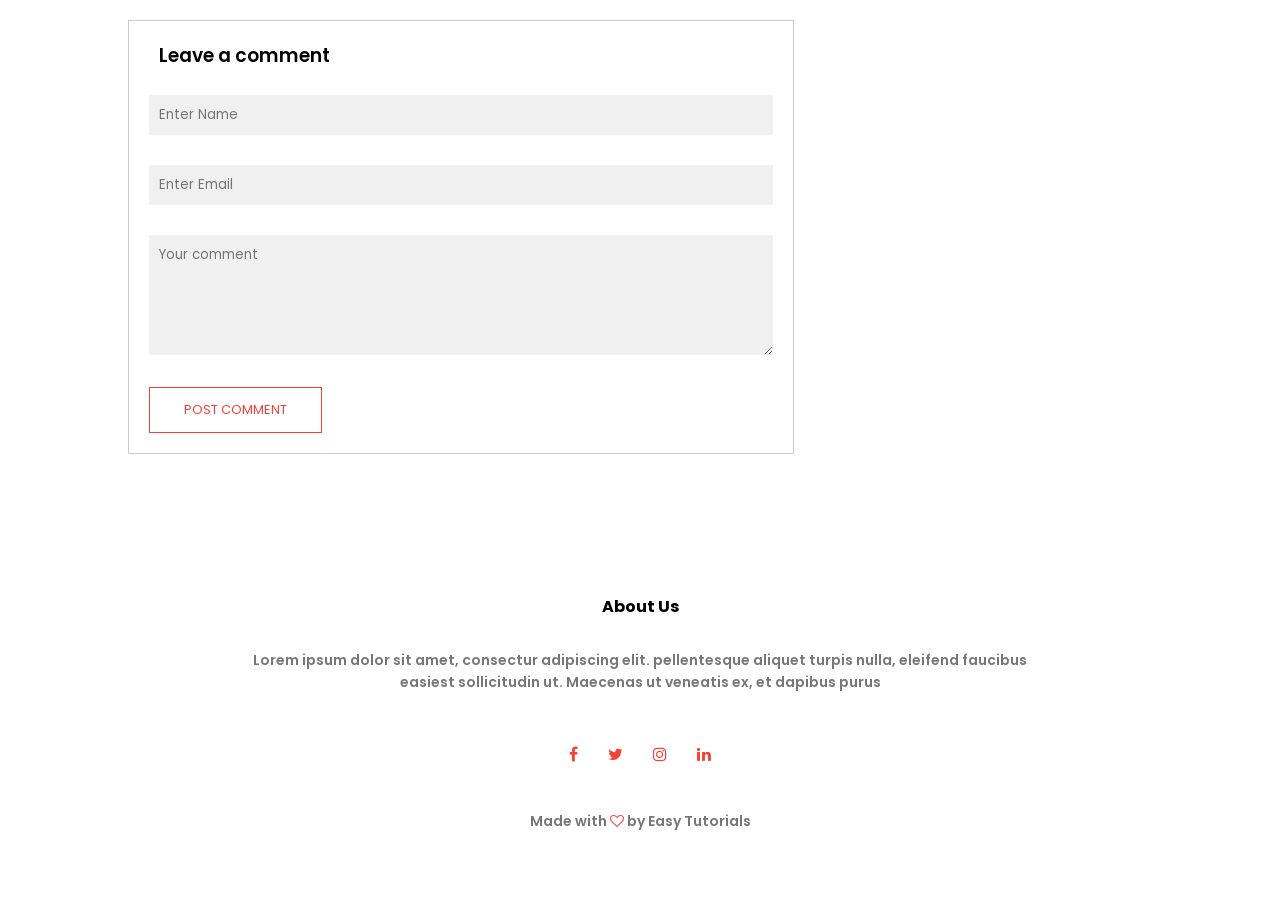
<file: Eduford/blog.html>
<!DOCTYPE html>
<html lang="en">
<head>
    <meta charset="UTF-8">
    <meta name="viewport" content="width=device-width, initial-scale=1.0">
    <title>University Design - Easy Tutorials</title>
    <link rel="stylesheet" href="style.css">
    <link rel="preconnect" href="https://fonts.googleapis.com">
    <link rel="preconnect" href="https://fonts.gstatic.com" crossorigin>
    <link href="https://fonts.googleapis.com/css2?family=Poppins:ital,wght@0,100;0,200;0,300;0,400;0,500;0,600;0,700;0,800;0,900;1,100;1,200;1,300;1,400;1,500;1,600;1,700;1,800;1,900&display=swap" rel="stylesheet">
   <link rel="stylesheet" href="https://cdnjs.cloudflare.com/ajax/libs/font-awesome/4.7.0/css/font-awesome.min.css">
</head>
<body>
   <section class="sub-header">
    <nav>
        <a href="index.html"><img src="eduford_img/logo.png"></a>
        <div class="nav-links" id="navLinks">
            <i class="fa fa-times" onclick="hideMenu()" ></i>
            <ul>
              <li><a href="index.html">HOME</a></li> 
              <li><a href="about.html">ABOUT</a></li> 
              <li><a href="Cours.html">COURSE</a></li> 
              <li><a href="blog.html">BLOG</a></li> 
              <li><a href="Contact.html">CONTACT</a></li> 
            </ul>
        </div>
        <i class="fa fa-bars" onclick="showMenu()"></i>
    </nav>
    <h1>Our certificate & Online proggrams For 2026</h1>
   </section>

   <!-- blog page content -->
   <section class="blog-content">
     <div class="row">
        <div class="blog-left">
          <img src="eduford_img/certificate.jpg" >
          <h2>Our certificate & Online proggrams For 2026</h2>
          <p>Lorem ipsum dolor sit amet, consectur adipiscing elit.
          pellentesque aliquet turpis nulla, eleifend faucibus easiest
          sollicitudin ut. Maecenas ut veneatis ex, et dapibus purus.
          Donec sit amet nisl non justo  malesuada fermentum.
          Donec eget felis dolor. Suspendisse condimentim vestibulum ex ac cursus</p>
          <br> 
          <p>Lorem ipsum dolor sit amet, consectur adipiscing elit.
          pellentesque aliquet turpis nulla, eleifend faucibus easiest
          sollicitudin ut. Maecenas ut veneatis ex, et dapibus purus.
          Donec sit amet nisl non justo  malesuada fermentum.
          Donec eget felis dolor. Suspendisse condimentim vestibulum ex ac cursus
          pellentesque aliquet turpis nulla, eleifend faucibus easiest
          sollicitudin ut. Maecenas ut veneatis ex, et dapibus purus
          Donec sit.</p>
          <br>
          <p>Lorem ipsum dolor sit amet, consectur adipiscing elit.
          pellentesque aliquet turpis nulla, eleifend faucibus easiest
          sollicitudin ut. Maecenas ut veneatis ex, et dapibus purus.
          Donec sit amet nisl non justo  malesuada fermentum.
          Donec eget felis dolor. Suspendisse condimentim vestibulum ex ac cursus
          pellentesque aliquet turpis nulla, eleifend faucibus easiest
          sollicitudin ut. Maecenas ut veneatis ex, et dapibus purus
          Donec sit.</p>
          <br>
          <p>Lorem ipsum dolor sit amet, consectur adipiscing elit.
          pellentesque aliquet turpis nulla, eleifend faucibus easiest
          sollicitudin ut. Maecenas ut veneatis ex, et dapibus purus.
          Donec sit amet nisl non justo  malesuada fermentum.
          Donec eget felis dolor. Suspendisse condimentim vestibulum ex ac cursus</p>

          <div class="comment-box">
              <h3>Leave a comment</h3>
              <form class="comment-form">
               <input type="text" placeholder="Enter Name">
               <input type="email" placeholder="Enter Email">
               <textarea rows="5" placeholder="Your comment"></textarea>
               <button type="submit" class="hero-btn red-btn"> POST COMMENT</button>
              </form>
          </div>

        </div>  
        <div class="blog-right">
          <h3>Post Categories</h3>
          <div>
               <span>Busniness Analytics</span>
               <span>21</span>
          </div>
          <div>
               <span>Data science</span>
               <span>28</span>
          </div>
          <div>
               <span>Marchine learning</span>
               <span>15</span>
          </div>
          <div>
               <span>Computer Science</span>
               <span>34</span>
          </div>
          <div>
               <span>AutoCAD</span>
               <span>42</span>
          </div>
          <div>
               <span>Journalism</span>
               <span>22</span>
          </div>
          <div>
               <span>Commerce</span>
               <span>30</span>
          </div>
        </div>  
     </div>
   </section>
   

    <!-- footer -->
     <section class="footer">
        <h4>About Us</h4>
        <p>Lorem ipsum dolor sit amet, consectur adipiscing elit.
            pellentesque aliquet turpis nulla, eleifend faucibus <br> easiest
            sollicitudin ut. Maecenas ut veneatis ex, et dapibus purus
        </p>
        <div class="icons">
           <i class="fa fa-facebook"></i> 
           <i class="fa fa-twitter"></i> 
           <i class="fa fa-instagram"></i> 
           <i class="fa fa-linkedin"></i>  
        </div>
        <p>Made with <i class="fa fa-heart-o"></i> by Easy Tutorials </p>
     </section>
     


</body>
<script>
   var navLinks = document.getElementById("navLinks") 
   function showMenu(){
    navLinks.style.right = "0";
   }
   function hideMenu(){
    navLinks.style.right = "-200px";
   }
</script>
</html>
</file>
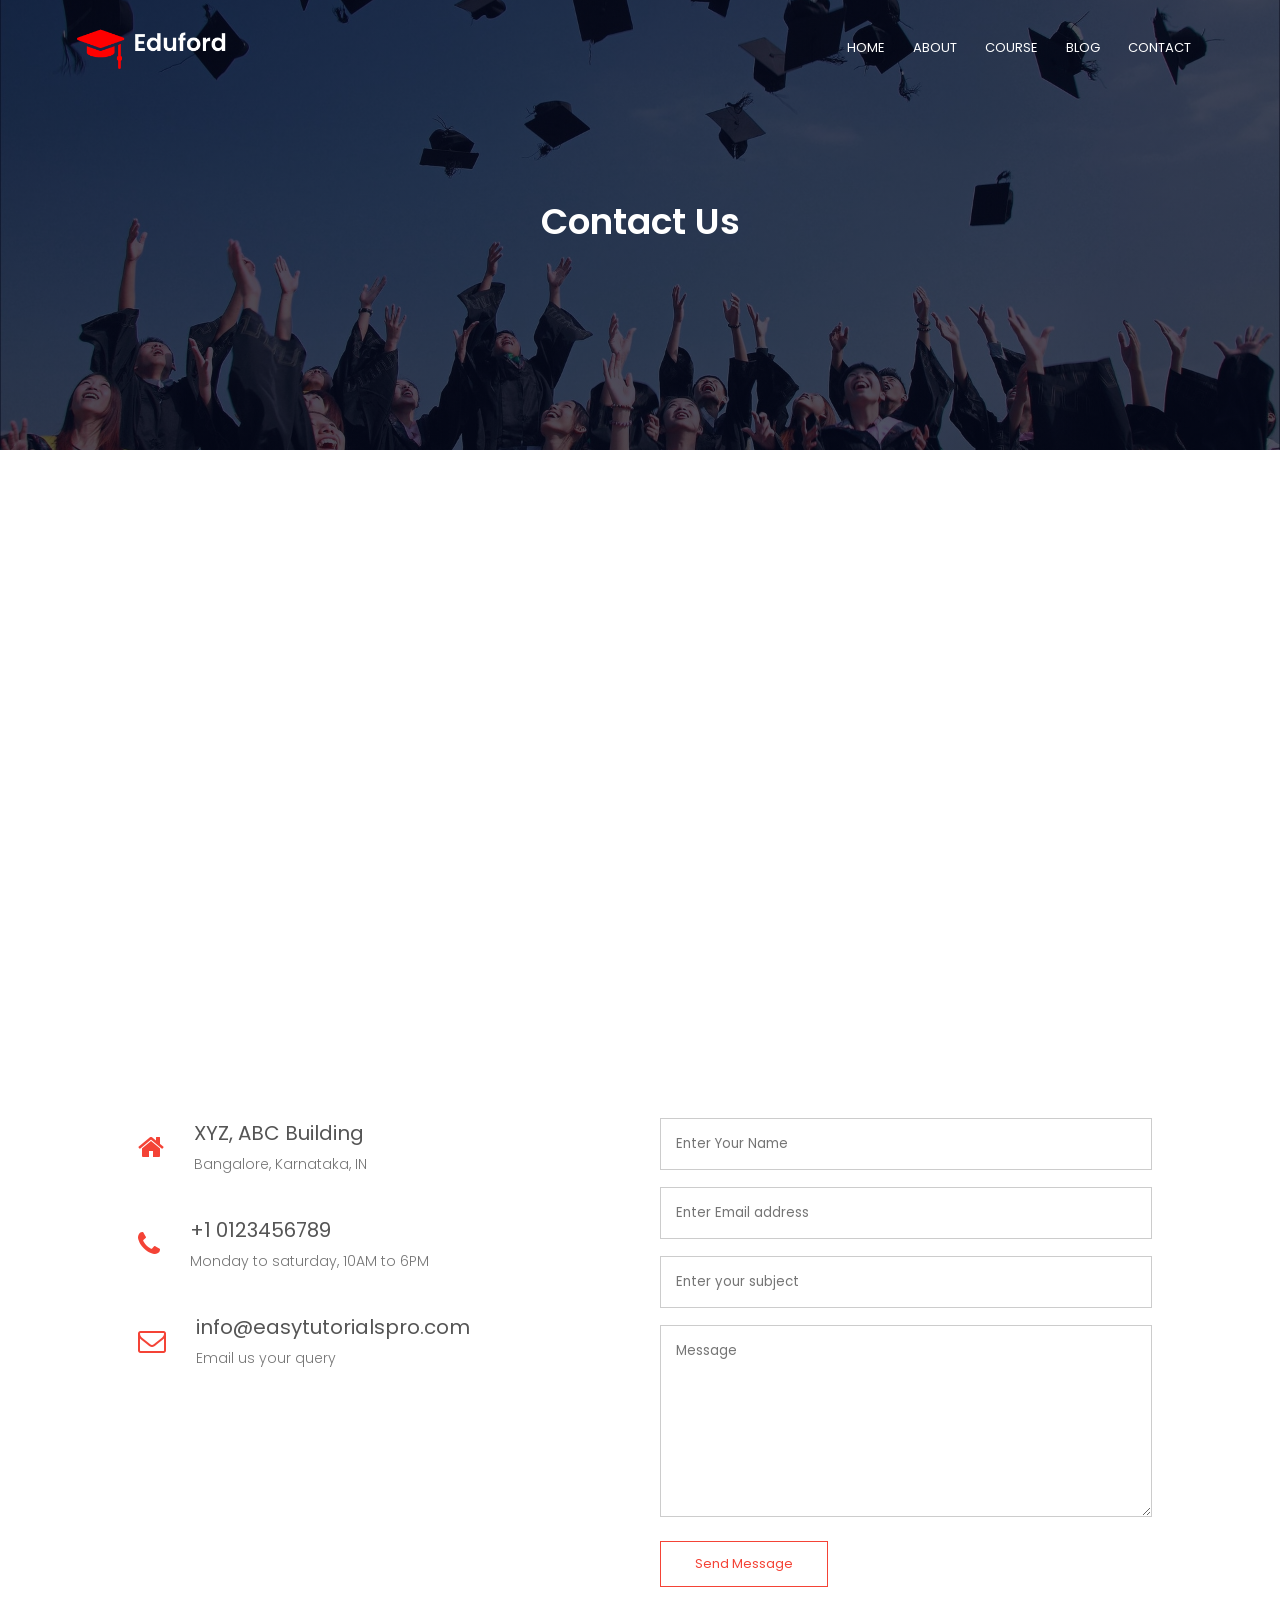
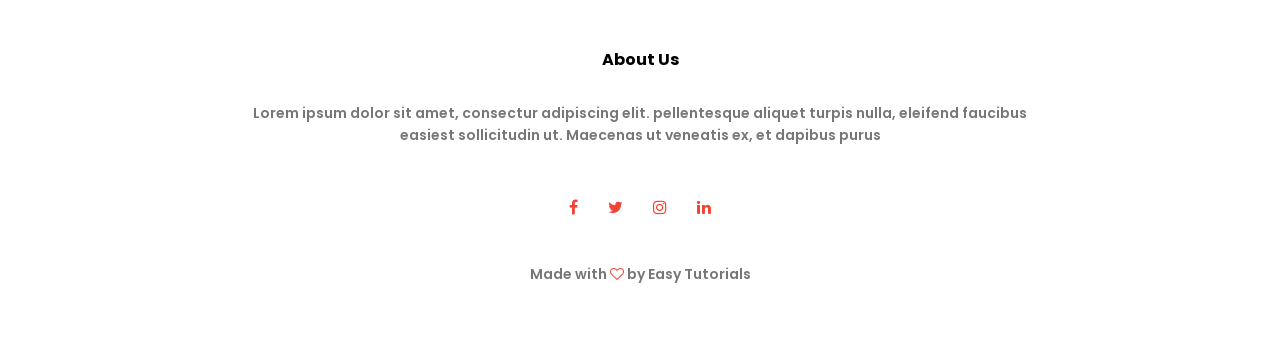
<file: Eduford/Contact.html>
<!DOCTYPE html>
<html lang="en">
<head>
    <meta charset="UTF-8">
    <meta name="viewport" content="width=device-width, initial-scale=1.0">
    <title>University Design - Easy Tutorials</title>
    <link rel="stylesheet" href="style.css">
    <link rel="preconnect" href="https://fonts.googleapis.com">
    <link rel="preconnect" href="https://fonts.gstatic.com" crossorigin>
    <link href="https://fonts.googleapis.com/css2?family=Poppins:ital,wght@0,100;0,200;0,300;0,400;0,500;0,600;0,700;0,800;0,900;1,100;1,200;1,300;1,400;1,500;1,600;1,700;1,800;1,900&display=swap" rel="stylesheet">
   <link rel="stylesheet" href="https://cdnjs.cloudflare.com/ajax/libs/font-awesome/4.7.0/css/font-awesome.min.css">
</head>
<body>
   <section class="sub-header">
    <nav>
        <a href="index.html"><img src="eduford_img/logo.png"></a>
        <div class="nav-links" id="navLinks">
            <i class="fa fa-times" onclick="hideMenu()" ></i>
            <ul>
              <li><a href="index.html">HOME</a></li> 
              <li><a href="about.html">ABOUT</a></li> 
              <li><a href="Cours.html">COURSE</a></li> 
              <li><a href="blog.html">BLOG</a></li> 
              <li><a href="Contact.html">CONTACT</a></li> 
            </ul>
        </div>
        <i class="fa fa-bars" onclick="showMenu()"></i>
    </nav>
    <h1>Contact Us</h1>
   </section> 
    
   <section class="location">
    <iframe src="https://www.google.com/maps/embed?pb=!1m18!1m12!1m3!1d572647.3619143722!2d77.29115999563828!3d12.938086735347829!2m3!1f0!2f0!3f0!3m2!1i1024!2i768!4f13.1!3m3!1m2!1s0x3bae1670c9b44e6d%3A0xf8dfc3e8517e4fe0!2sBangalore%2C%20Karnataka%2C%20Inde!5e0!3m2!1sfr!2sbj!4v1793463903383!5m2!1sfr!2sbj" width="600" height="450" style="border:0;" allowfullscreen="" loading="lazy" referrerpolicy="strict-origin-when-cross-origin"></iframe>
   </section>

   <section class="contact-us">
    <div class="row">
        <div class="contact-col">
            <div>
                <i class="fa fa-home"></i>
                <span>
                   <h5>XYZ, ABC Building</h5>
                   <p>Bangalore, Karnataka, IN</p> 
                </span>
            </div>
            <div>
                <i class="fa fa-phone"></i>
                <span>
                   <h5>+1 0123456789</h5>
                   <p>Monday to saturday, 10AM to 6PM</p> 
                </span>
            </div>
            <div>
                <i class="fa fa-envelope-o"></i>
                <span>
                   <h5>info@easytutorialspro.com</h5>
                   <p>Email us your query</p> 
                </span>
            </div>
        </div>
        <div class="contact-col">

            <form action="form-hendler.php" method="post">
                <input type="text" name="name" placeholder="Enter Your Name" required>
                <input type="email" name="email" placeholder="Enter Email address" required>
                <input type="text" name="subject" placeholder="Enter your subject" required>
                <textarea rows="8" name="Message" placeholder="Message" required></textarea>
                <button type="submit" class="hero-btn red-btn">Send Message</button>
            </form>

        </div>
    </div>
   </section>
   

    <!-- footer -->
     <section class="footer">
        <h4>About Us</h4>
        <p>Lorem ipsum dolor sit amet, consectur adipiscing elit.
            pellentesque aliquet turpis nulla, eleifend faucibus <br> easiest
            sollicitudin ut. Maecenas ut veneatis ex, et dapibus purus
        </p>
        <div class="icons">
           <i class="fa fa-facebook"></i> 
           <i class="fa fa-twitter"></i> 
           <i class="fa fa-instagram"></i> 
           <i class="fa fa-linkedin"></i>  
        </div>
        <p>Made with <i class="fa fa-heart-o"></i> by Easy Tutorials </p>
     </section>

     <!-- about us content -->
     


</body>
<script>
   var navLinks = document.getElementById("navLinks") 
   function showMenu(){
    navLinks.style.right = "0";
   }
   function hideMenu(){
    navLinks.style.right = "-200px";
   }
</script>
</html>
</file>
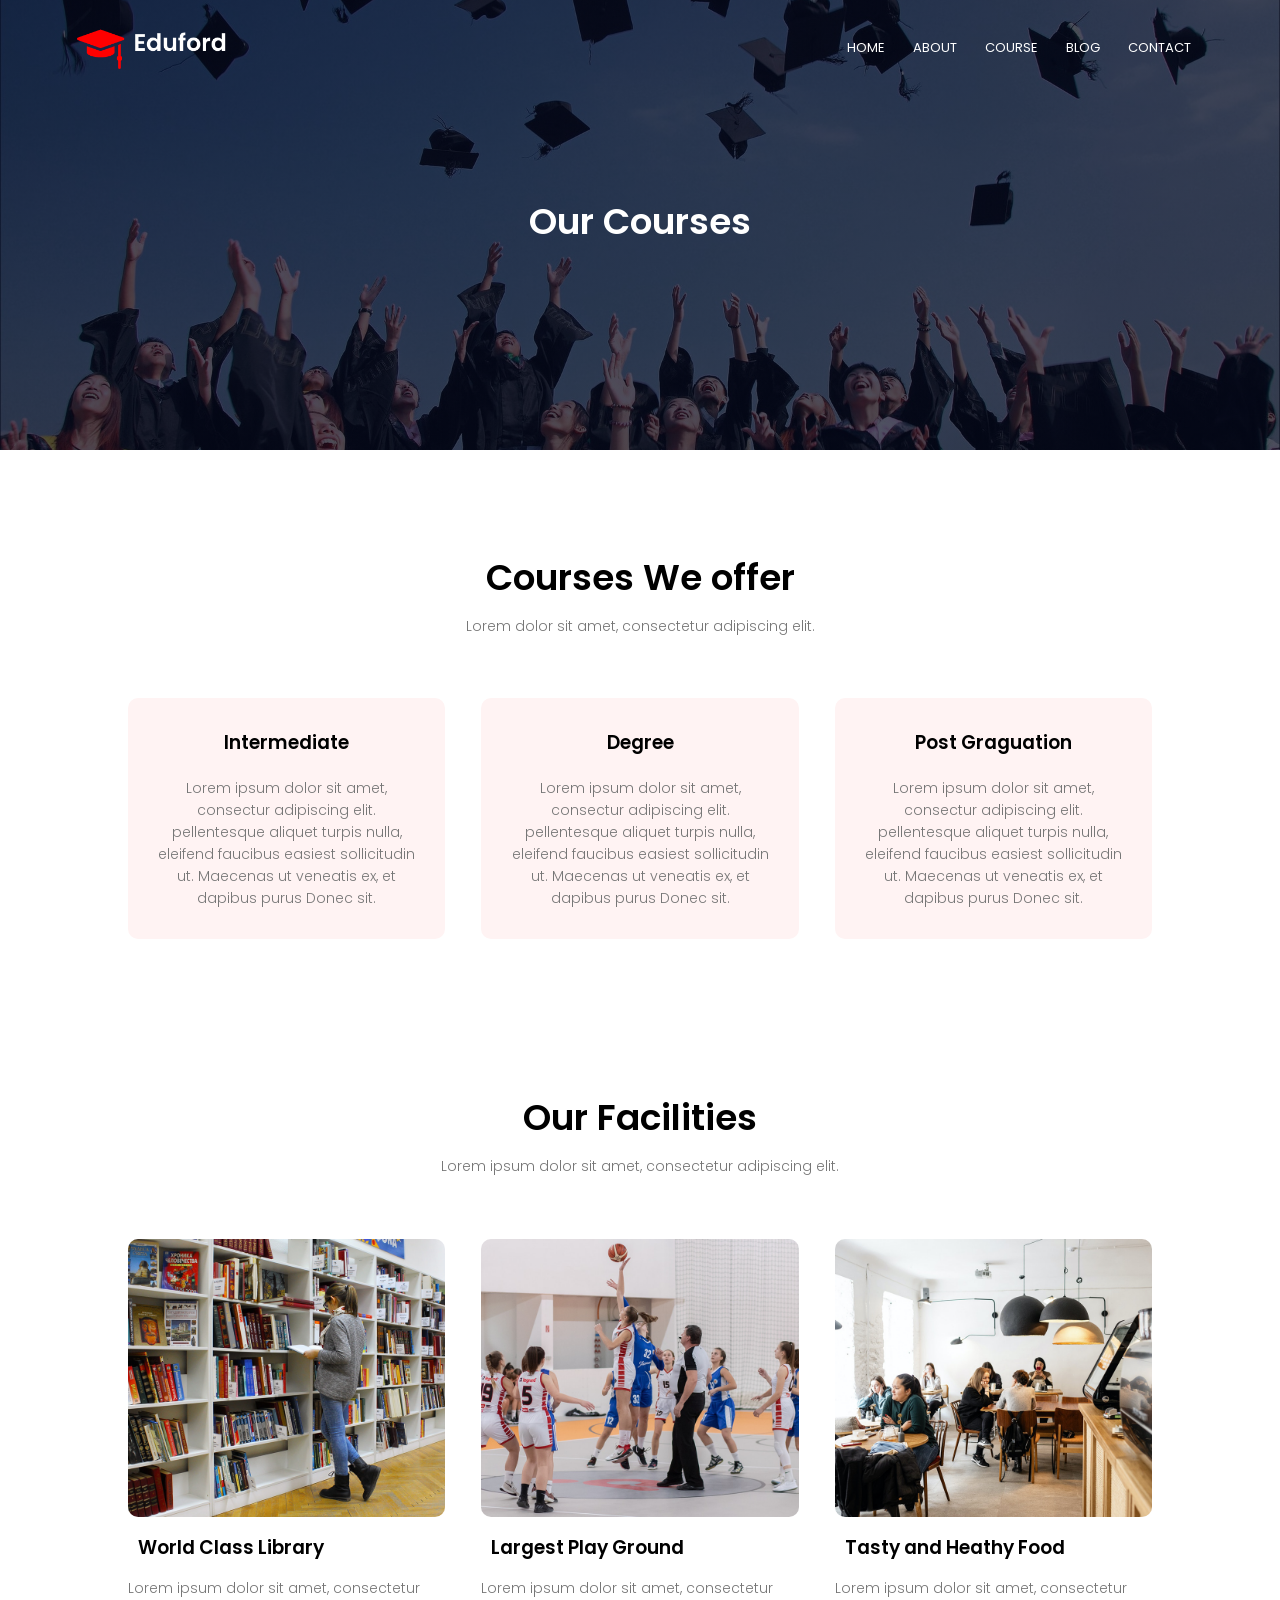
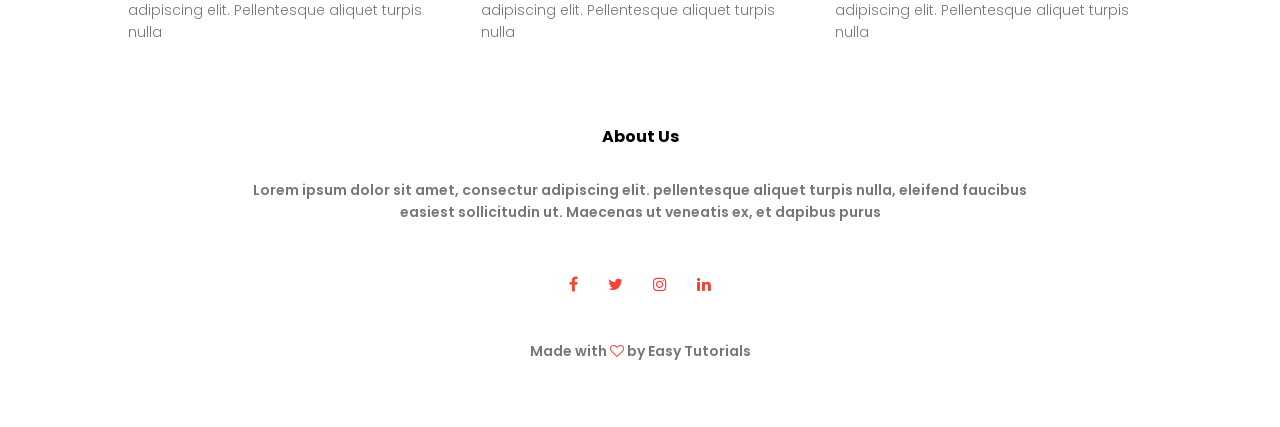
<file: Eduford/Cours.html>
<!DOCTYPE html>
<html lang="en">
<head>
    <meta charset="UTF-8">
    <meta name="viewport" content="width=device-width, initial-scale=1.0">
    <title>University Design - Easy Tutorials</title>
    <link rel="stylesheet" href="style.css">
    <link rel="preconnect" href="https://fonts.googleapis.com">
    <link rel="preconnect" href="https://fonts.gstatic.com" crossorigin>
    <link href="https://fonts.googleapis.com/css2?family=Poppins:ital,wght@0,100;0,200;0,300;0,400;0,500;0,600;0,700;0,800;0,900;1,100;1,200;1,300;1,400;1,500;1,600;1,700;1,800;1,900&display=swap" rel="stylesheet">
   <link rel="stylesheet" href="https://cdnjs.cloudflare.com/ajax/libs/font-awesome/4.7.0/css/font-awesome.min.css">
</head>
<body>
   <section class="sub-header">
    <nav>
        <a href="index.html"><img src="eduford_img/logo.png"></a>
        <div class="nav-links" id="navLinks">
            <i class="fa fa-times" onclick="hideMenu()" ></i>
            <ul>
              <li><a href="index.html">HOME</a></li> 
              <li><a href="about.html">ABOUT</a></li> 
              <li><a href="Cours.html">COURSE</a></li> 
              <li><a href="blog.html">BLOG</a></li> 
              <li><a href="Contact.html">CONTACT</a></li>
            </ul>
        </div>
        <i class="fa fa-bars" onclick="showMenu()"></i>
    </nav>
    <h1>Our Courses</h1>
   </section>

   <section class="course">
        <h1>Courses We offer</h1>
        <p>Lorem dolor sit amet, consectetur adipiscing elit.</p>
        <div class="row">
           <div class="course-col">
                <h3>Intermediate</h3>
                <p>Lorem ipsum dolor sit amet, consectur adipiscing elit.
                pellentesque aliquet turpis nulla, eleifend faucibus easiest
                sollicitudin ut. Maecenas ut veneatis ex, et dapibus purus
                Donec sit.
                </p>
           </div> 
           <div class="course-col">
                <h3>Degree</h3>
                <p>Lorem ipsum dolor sit amet, consectur adipiscing elit.
                pellentesque aliquet turpis nulla, eleifend faucibus easiest
                sollicitudin ut. Maecenas ut veneatis ex, et dapibus purus
                Donec sit.
                </p>
           </div> 
           <div class="course-col">
                <h3>Post Graguation</h3>
                <p>Lorem ipsum dolor sit amet, consectur adipiscing elit.
                pellentesque aliquet turpis nulla, eleifend faucibus easiest
                sollicitudin ut. Maecenas ut veneatis ex, et dapibus purus
                Donec sit.
                </p>
           </div> 
        </div>
   </section>
   
   </section>
   <!----- Facilities ------>
   <section class="facilities">
    <h1>Our Facilities</h1>
    <p>Lorem ipsum dolor sit amet, consectetur adipiscing elit.</p>

    <div class="row">
       <div class="facilities-col">
            <img src="eduford_img/library.png">
            <h3>World Class Library</h3>
            <p>Lorem ipsum dolor sit amet, consectetur adipiscing elit.
            Pellentesque aliquet turpis nulla
            </p>
       </div> 
       <div class="facilities-col">
            <img src="eduford_img/basketball.png">
            <h3>Largest Play Ground</h3>
            <p>Lorem ipsum dolor sit amet, consectetur adipiscing elit.
            Pellentesque aliquet turpis nulla
            </p>
       </div> 
       <div class="facilities-col">
            <img src="eduford_img/cafeteria.png">
            <h3>Tasty and Heathy Food</h3>
            <p>Lorem ipsum dolor sit amet, consectetur adipiscing elit.
            Pellentesque aliquet turpis nulla
            </p>
       </div> 
    </div>
   </section>

    <!-- footer -->
     <section class="footer">
        <h4>About Us</h4>
        <p>Lorem ipsum dolor sit amet, consectur adipiscing elit.
            pellentesque aliquet turpis nulla, eleifend faucibus <br> easiest
            sollicitudin ut. Maecenas ut veneatis ex, et dapibus purus
        </p>
        <div class="icons">
           <i class="fa fa-facebook"></i> 
           <i class="fa fa-twitter"></i> 
           <i class="fa fa-instagram"></i> 
           <i class="fa fa-linkedin"></i>  
        </div>
        <p>Made with <i class="fa fa-heart-o"></i> by Easy Tutorials </p>
     </section>

     <!-- about us content -->
     


</body>
<script>
   var navLinks = document.getElementById("navLinks") 
   function showMenu(){
    navLinks.style.right = "0";
   }
   function hideMenu(){
    navLinks.style.right = "-200px";
   }
</script>
</html>
</file>
<file: burger/style.css>
@import url('https://fonts.googleapis.com/css2?family=Anton&family=Roboto:ital,wght@0,100..900;1,100..900&display=swap');

*{
    margin: 0;
    padding: 0;
    box-sizing: border-box
}

header{
    position: fixed;
    top: 0;
    left: 0;
    width: 100%;
    background-color: #fff;
    display: flex;
    justify-content: space-between;
    align-items: center;
    padding: 2px 10%;
    box-shadow: 0 0 20px rgb(0,0,0,0.1);
    z-index: 100;
}

.menu_icons{
    width: 35px;
    cursor: pointer;
}

.logo{
    width: 100px;
    margin-left: -10%;
}

button img{
    width: 20px;
    margin-left: 10px;
}

.menu{
    display: flex;
    align-items: center;
}

.menu ul {
    margin-left: 25px;
    display: flex;
    list-style: none;
}
.menu ul a {
    margin-left: 10px;
    text-transform: capitalize;
    font-size: 13px;
    color: #000;
    text-decoration: none;
    position: relative;
}

.menu ul a::after{
    position: absolute;
    left: 0;
    bottom: -5px;
    content: "";
    width: 0%;
    height: 2px;
    background-color: #f7a800;
    transition: 0.1s ease-in-out;

}

.menu ul a:hover::after{
    width: 100%;
}

.header-end{
    display: flex;
    align-items: center;
}

.header-end i {
    margin-right: 20px;
}

.header-end > .fa-crown {
    margin-right: 20px;
}

button{
    cursor: pointer;
    display: flex;
    align-items: center;
    padding: 8px 15px;
    background-color: #bb2337;
    color: #fff;
    text-transform: uppercase;
    border-radius: 50px;
    z-index: 1;
    transition: 0.2s ease-out;
    border: 0;
}

button span{
    font-family: "Anton", sans-serif;
    font-size: 15px;
    width: 100%;
    text-align: center;
}
button:hover{
    transform: scale(1.06);
}

.login{
    position: absolute;
    right: -22px;
    top: 60px;
    width: 270px;
    padding: 20px;
    display: none;
    flex-direction: column;
    align-items: center;
    background-color: #fff;
    box-shadow: 0 0 8px rgb(0, 0, 0, 0.2);
    border-radius:6px ;

}

.fa-crown{
    position: relative;
    padding: 20px;
}

.login button {
    width: 100%;
    background-color: #f7a800;
}

hr{
    border: 0;
    margin: 30px 0;
    background-color: #999;
    width: 100%;
    height: 1px;
}

.login p{
    font-size: 14px;
    font-weight: 400;
    margin-bottom: 25px;
}

.login button:last-child{
    background-color: transparent;
    color: #f7a800;
    border: 1px solid #f7a800;
}

.login::after{
    position: absolute;
    right: 40px;
    top: -8px;
    content: "";
    height: 25px;
    width: 25px;
    z-index: -3;
    background-color:#fff;
    box-shadow:  0 0 8px rgb(0, 0, 0, 0.2);
    transform: rotate(50deg);
}
.login::before{
    position: absolute;
    right: 40px;
    top: -8px;
    content: "";
    height: 25px;
    width: 25px;
    background-color:#fff;
    transform: rotate(50deg);
}

.fa-crown:hover .login{
    display: block;
}

/* home */
.home{
   margin-top: 80px; 
   background: url(images_burger_king/images/img1.webp);
   background-position: center;
   background-size: cover;
   width: 100%;
   height: calc(100vh - 200px);
   display: flex;
   align-items: flex-end;
   justify-content: center;
   padding: 20px;
}

/* foods */

.foods{
    margin: 50px 0;
    padding: 0 10%;
}
h1{
    font-size: 40px;
    text-align: center;
    text-transform: uppercase;
    font-family: "Anton", sans-serif;
}

.foods p{
    text-align: center;
    margin-top: 15px;
    margin-bottom: 25px;
}

.foods-list {
    display: flex;
    justify-content: space-between;
    gap: 20px;
}

.foods-list img {
    box-shadow: 0 0 9px rgb(0, 0, 0, 0.1);
    width: 100%;
    max-width: 350px;
    border-radius: 10px;
    margin-bottom: 20px;
}

h3{
    text-transform: uppercase;
    font-size: 20px;
}
.foods-list .box {
    flex: 1;
    transition: 0.5s ease-out;
    cursor: pointer;
}
.foods-list .box:hover{
    transform: scale(1.05);
}

/* fidelity prog */
.fidelity_prog{
    margin: 35px 0;
    height: 350px;
    width: 100%;
    background: url(images_burger_king/images/img8.png);
    background-position: center;
    background-size: cover;
    padding: 20px 10%;
    display: flex;
    justify-content: space-between;
    align-items: center;
    overflow: hidden;
}

.fidelity_prog div {
    display: flex;
    flex-direction:column ;
    align-items: center;
    justify-content: center;
}

.fidelity_prog button{
    margin-top:25px ;
    background-color: #f7a800;
}

.fidelity_prog .div1{
    width: 300px;
}
.fidelity_prog .div2{
    width: 350px;
    margin-top:25px ;
}
.fidelity_prog .div3{
   width: 410px;
}

.fidelity_prog img{
    width: 100%;
}

/* little food */
.little-food{
    padding: 0 10%;
}

.little-food img{
    width: 100%;
    max-width: 220px;
    height: auto;
}

.little-food_box{
    margin: 50px 0;
    display: flex;
    gap: 20px;
    align-items: center;
    justify-content: space-between;
    height: 280px;
}

.little-food_box .box{
    flex: 1;
    min-width: 0;
    background-color: #fbf5ee;
    box-shadow:0 0 8px rgb(0, 0, 0, 0.1) ;
    border-radius: 18px;
    padding: 20px;
    transition: 0.25s;
    height: 100%;
}
.little-food_box .box:hover{
    transform: scale(0.9);
}

/* footer */
footer{
   background-color: #000; 
   color: #fff;
   margin-top:20px ;
   padding: 25px 10%;
}
footer p {
  font-size: 15px;  
}
.icones_social{
    margin: 20px 0;
}
.icones_social i{
    margin-right: 20px;
    font-size: 20px;
}

footer img{
    margin-top:20px ;
    border : 1px solid #fff;
    height: 50px;
    cursor: pointer;
}
footer img:last-child{
    margin-left:10px ;
}
footer .div2{
    display: flex;
    justify-content:space-between ;
    align-items: center;
}

footer .div2 h3{
    margin-bottom: 10px;
}
footer .div2 ul{
    display: flex;
    flex-direction: column;
    list-style: none;
    padding: 0;
}

footer .div2 ul a{
   font-size: 13px; 
   color: #fff;
    text-decoration: none;
   margin-bottom: 5px;
   transition: 0.5s;
}

footer .div2 ul a:hover{
    letter-spacing: 0.5px;
}

footer .div3{
    text-align: center;
}

footer .div3 p:first-child{
    font-size: 13px;
}
footer .div3 p:last-child{
    font-size: 12px;
    color: #999;
    margin-top: 10px;
}

@media (max-width: 900px) {
    header {
        flex-wrap: wrap;
        padding: 6px 5%;
    }

    .logo {
        order: 1;
        margin-left: 0;
    }

    .header-end {
        order: 2;
    }

    .menu {
        order: 3;
        flex: 1 0 100%;
        justify-content: center;
    }

    .menu ul {
        flex-wrap: wrap;
        justify-content: center;
        gap: 8px 14px;
    }

    .menu ul a {
        margin-left: 0;
    }

    .home {
        margin-top: 105px;
        height: 55vh;
    }

    .fidelity_prog {
        height: auto;
        flex-wrap: wrap;
        gap: 24px;
        justify-content: center;
    }

    .fidelity_prog .div1,
    .fidelity_prog .div2,
    .fidelity_prog .div3 {
        width: min(100%, 320px);
        margin-top: 0;
    }
}

@media (max-width: 600px) {
    .header-end i,
    .header-end > .fa-crown {
        margin-right: 10px;
    }

    .header-end button {
        padding: 8px 10px;
    }

    .header-end button span {
        font-size: 12px;
    }

    .menu ul {
        margin-left: 12px;
    }

    .menu ul a {
        font-size: 12px;
    }

    .home {
        margin-top: 115px;
        height: 45vh;
    }

    h1 {
        font-size: 30px;
    }

    .foods,
    .little-food {
        padding: 0 6%;
    }

    .foods-list {
        flex-wrap: wrap;
        justify-content: center;
    }

    .foods-list .box {
        flex: 1 1 45%;
    }

    .little-food_box {
        height: auto;
        display: grid;
        grid-template-columns: repeat(2, minmax(0, 1fr));
    }

    .little-food_box .box {
        padding: 14px;
    }

    .little-food_box h3 {
        font-size: 16px;
    }

    footer .div2 {
        display: grid;
        grid-template-columns: repeat(2, minmax(0, 1fr));
        gap: 24px 12px;
    }
}
</file>
<file: Create Account/css.css>
@import url('https://fonts.googleapis.com/css2?family=Open+Sans:ital,wght@0,300..800;1,300..800&display=swap');

*{
    box-sizing: border-box;
}

body{
    background-color: #9b59b6;
    font-family: "Open Sans", sans-serif;
    display: flex;
    align-items: center;
    justify-content: center;
    min-height: 100vh;
    margin: 0;
}
.container{
    background-color: #fff;
    border-radius: 5px;
    box-shadow: 0 2px 5px rgb(0,0, 0, 0.3);
    overflow: hidden;
    width: 400px;
    max-width: 100%;
}

.header{
    background-color: #f7f7f7;
    border-bottom: 1px solid #f0f0f0;
    padding: 20px 40px;
}
.header h2{
    margin: 0;
}

.form{
    padding: 30px 40px;
}
.form-control{
    margin-bottom: 10px;
    padding-bottom: 20px;
    position: relative;
}
.form-control label{
    display: inline-block;
    margin-bottom: 5px;
}
.form-control input {
    border :2px solid #f0f0f0;
    border-radius: 4px;
    display: block;
    font-family: inherit;
    font-size: 14px;
    padding: 10px;
    width: 100%;
}
.form-control.success input {
    border-color: #2ecc71;
}
.form-control.error input {
    border-color: red;
}

.form-control i {
    position: absolute;
    top: 40px;
    right: 10px;
    visibility: hidden;
}
 .form-control.success i.fa-check-circle{
    color: #2ecc71;
    visibility: visible;
 }
 .form-control.error i.fa-exclamation-circle{
    color: #e74c3c;
    visibility: visible;
 }



.form-control small{
    visibility: hidden;
    position: absolute;
    bottom: 0;
    left: 0;
}

.form-control.error small{
    color: #e74c3c;
    visibility: visible;
}

.form button{
    background-color: #8e44ad;
    border: 2px solid #8e44ad ;
    border-radius: 4px;
    color: #fff;
    display: block;
    font-family: inherit;
    font-size: 16px;
    padding: 10px;
    width: 100%;
}
</file>
<file: Eduford/style.css>
*{
   padding: 0; 
   margin: 0;
   box-sizing: border-box;
   font-family: "Poppins", sans-serif;
}

html, body {
   overflow-x: hidden;
}

img {
   max-width: 100%;
   display: block;
}

.header{
    min-height: 100vh;
    width: 100%;
    background-image:  linear-gradient(rgba(4,9,30,0.7), rgba(4,9,30,0.7)), url(eduford_img/banner.png);
    background-position: center;
    background-size: cover;
    position: relative;
}
nav{
    display: flex;
    padding: 2% 6%;
    justify-content: space-between;
    align-items: center;
}
nav img{
    width: 150px;
}
.nav-links{
   flex: 1; 
   text-align: right;
}
.nav-links ul li{
    list-style: none;
    display: inline-block;
    padding: 8px 12px;
    position: relative;
}
.nav-links ul li a{
    color: #fff;
    text-decoration: none;
    font-size: 13px;
}
.nav-links ul li::after{
    content: "";
    width: 0%;
    height: 2px;
    background: #f44336;
    display: block;
    margin: auto;
    transition: 0.5s;
}
.nav-links ul li:hover::after{
    width: 100%;
}
.text-box{
   width: 90%; 
   color: #fff;
   position: absolute;
   top: 50%;
   left: 50%;
   transform: translate(-50%, -50%);
   text-align: center;
}
.text-box h1{
    font-size: 62px;
}
.text-box p{
    margin: 10px 0 40px;
    font-size: 14px;
    color: #fff;
}
.hero-btn{
    display: inline-block;
    text-decoration: none;
    color: #fff;
    border: 1px solid #fff;
    padding: 12px 34px;
    font-size: 13px;
    background: transparent;
    position: relative;
    cursor: pointer;
}
.hero-btn:hover{
    border: 1px solid #f44336;
    background: #f44336;
    transition: 1s;
}

nav .fa{
    display: none;
}

@media(max-width : 700px){
    body {
        overflow-x: hidden;
    }

    nav {
        padding: 2% 5%;
    }

    nav img {
        width: 110px;
    }

    .text-box h1{
        font-size: 20px;
    }

    .text-box {
        width: 90%;
    }

    .nav-links ul li{
        display: block;
    }

    .nav-links {
        position: absolute;
        background: #f44336;
        height: 100vh;
        width: 200px;
        max-width: 75vw;
        top: 0;
        right: -220px;
        text-align: left;
        z-index: 2;
        transition: 1s;
    }

    nav .fa{
        display: block;
        color: #fff;
        font-size:22px ;
        cursor: pointer;
    }

    .nav-links ul{
        padding: 30px;
    }

    .row{
        flex-direction: column;
    }

    .course {
        width: 90%;
    }

    .facilities {
        width: 90%;
    }

    .course-col {
        width: 100%;
    }
    .testimonials-col img{
        margin-left: 0px;
        margin-right: 15px; 
    }
    .cta h1{
       font-size: 24px; 
    }
    .sub-header h1{
       font-size: 24px; 
    }
}
/* ---------course-------- */

.course{
    width: 80%;
    margin: auto;
    text-align: center;
    padding-top: 100px;
}
h1{
    font-size: 36px;
    font-weight: 600;
}
p{
    font-size:14px ;
    color: #777;
    font-weight: 300;
    line-height: 22px;
    padding: 10px;
}
.row{
   margin-top: 5%; 
   display: flex;
   justify-content: space-between;
}
.course-col{
   flex-basis: 31%; 
   background: #fff3f3;
   border-radius: 10px;
   margin-bottom: 5%;
   padding: 20px 12px;
    box-sizing: border-box;
    transition: 0.5s;
}
h3{
   text-align: center; 
   font-weight: 600;
   margin: 10px;
}
.course-col:hover{
    box-shadow: 0 0 20px 0px rgb(226, 0, 0, 0.2);
}
/*----- campus -------*/

.campus{
    width: 80%;
    margin: auto;
    text-align: center;
    padding-top: 50px;
}

.campus-col{
    flex-basis:32% ;
    border-radius: 10px;
    margin-bottom: 30px;
    position: relative;
    overflow: hidden;
}

.campus-col img{
    width: 100%;
    display: block;
}

.layer{
  background: transparent; 
   height: 100%;
   width: 100%;
   position: absolute;
   top: 0;
   left: 0;
   transition: 0.5s;
}
.layer:hover{
    background: rgb(226, 0, 0, 0.7); 
}
.layer h3{
    width: 100%;
    font-weight: 500;
    color: #fff;
    font-size: 26px;
    bottom: 0;
    left: 50%;
    transform: translateX(-50%);
    position: absolute;
    opacity: 0;
    transition: 0.5s;
}
.layer:hover h3{
    bottom: 49%;
    opacity: 1;
}

/* -----facilities------- */

.facilities{
    width: 80%;
    margin: auto;
    text-align: center;
    padding-top: 100px;
}

.facilities-col{
    flex-basis: 31%;
    border-radius: 10px;
    margin-bottom: 5%;
    text-align: left;
}
.facilities-col img{
    width: 100%;
    border-radius: 10px;
}
.facilities-col p{
  padding: 0;  
}
.facilities-col h3{
    margin-top: 16px;
    margin-bottom: 15px;
    text-align: left;
}

/* testimonials */
.testimonials{
   width: 80%; 
   margin: auto;
   padding-top: 100px;
   text-align: center;
}

.testimonials-col{
    flex-basis: 44%;
    border-radius: 10px;
    margin-bottom: 5%;
    text-align: left;
    background:#fff3f3;
    padding: 25px;
    cursor: pointer;
    display: flex;
}

.testimonials-col img{
  height: 40px; 
  margin-left: 5px;
  margin-right: 30px; 
  border-radius: 50%;
}
.testimonials-col p{
    padding: 0;
}
.testimonials-col h3{
    margin-top: 15px;
    text-align: left;
}

.testimonials-col .fa{
    color: #f44336;
}

/* call to action */

.cta{
  margin: 100px auto; 
  width: 80%; 
  background-image: linear-gradient(rgb(0,0,0,0.7), rgb(0,0,0,0.7)), url(eduford_img/banner2.jpg);
  background-position: center;
  background-size: cover;
  text-align: center;
  border-radius: 10px;
  padding: 100px 0;
}

.cta h1{
    color: #fff;
    margin-bottom: 40px;
    padding: 0;
}

/* footer */

.footer{
    width: 100%;
    text-align: center;
    padding: 30px 0;
}

.footer p{
  margin-bottom: 25px;  
  margin-top: 20px;
  font-weight: 600;
}
.icons .fa{
    color: #f44336;
    margin: 0 13px;
    cursor: pointer;
    padding: 18px 0;
}

.fa-heart-o{
    color: #f44336; 
}

/* about us page */

.sub-header{
    position: relative;
   height: 50vh; 
   width: 100%;
   background-image:linear-gradient(rgba(4, 9,30, 0.7), rgba(4,9,30,0.7)), url(eduford_img/background.jpg) ;
   background-position: center;
   background-size: cover;
   text-align: center;
   color: #fff;
}

.sub-header h1{
    margin-top: 100px;
}
.about-us{
    width: 80%;
    margin: auto;
    padding-top: 80px;
    padding-bottom: 50px;
}

.about-col{
   flex-basis: 48%; 
   padding: 30px 2px;
}

.about-col img{
    width: 100%;
}

.about-col h1{
   padding-top: 0; 
}

.about-col p{
    padding: 15px 0 25px;
}
.red-btn{
    border: 1px solid #f44336;
    background:transparent ;
    color: #f44336;
}
.red-btn:hover{
    color: #fff;
}
/* blog-content */
.blog-content{
    width: 80%;
    margin: auto;
    padding: 60px 0;
}

.blog-left{
    flex-basis: 65%;
}
.blog-left img{
    width: 100%;
}
.blog-left h2{
    color: #222;
    font-weight: 600;
    margin: 30px 0;
}
.blog-left p{
    color: #999;
    padding: 0;
}

.blog-right{
    flex-basis: 32%;
}
.blog-right h3{
    background: #f44336;
    color: #fff;
    padding: 7px 0;
    font-size:16px ;
    margin-bottom: 20px;
}
.blog-right div{
    display: flex;
    align-items: center;
    justify-content: space-between;
    color: #555;
    padding: 8px;
    box-sizing: border-box;
}
.comment-box{
    border: 1px solid #ccc;
    margin: 50px 0;
    padding: 10px 20px;
}
.comment-box h3{
    text-align: left;
}

.comment-form input, .comment-form textarea{
    width: 100%;
    padding: 10px;
    margin: 15px 0;
    box-sizing: border-box;
    border: none;
    outline:none ;
    background:#f0f0f0;
}

.comment-form button{
    margin: 10px 0;
}

/* contact us page */

.location{
    width: 80%;
    margin: auto;
    padding: 80px 0;
}
.location iframe{
    width: 100%;
}

.contact-us{
   width: 80%; 
   margin: auto;
}
.contact-col{
    flex-basis: 48%;
    margin-bottom: 30px;
}

.contact-col div{
    display: flex;
    align-items: center;
    margin-bottom: 40px;
}
.contact-col div .fa{
    font-size: 28px;
    color: #f44336;
    margin: 10px;
    margin-right: 30px;
}
.contact-col div p{
    padding: 0;
}
.contact-col div h5{
    font-size: 20px;
    margin-bottom: 5px;
    color: #555;
    font-weight: 400;
}

.contact-col input, .contact-col textarea{
    width: 100%;
    padding: 15px;
    margin-bottom: 17px;
    outline: none;
    border: 1px solid #ccc;
}
</file>
<file: Formulaire/form.css>
body{
    background: linear-gradient(to right, #0f2027, #203a43, #2c5364);
    font-family: "Poppins", sans-serif;
}

#form{
    width: 300px;
    margin: 20vh auto 0 auto;
    padding: 20px;
    background-color: whitesmoke;
    border-radius: 4px;
    font-size: 12px;
}

#form h1{
    text-align: center;
    color: #0f2027;
}

#form button{
    width: 100%;
    padding: 10px;
    margin-top: 10px;
    background-color: rgb(41, 57, 194);
    color: white;
    border: none;
    border-radius: 4px;
}

.input-control{
   display: flex; 
   flex-direction: column;
}
.input-control input{
    border: 2px solid #f0f0f0;
    border-radius: 4px;
    display: block;
    padding: 10px 0;
    font-size: 12px;
    width: 100%;
}

.input-control input:focus{
    outline: 0;
}

.input-control.success input{
border-color:#09c372;
}

.input-control.error input{
    border-color: #ff3860;
}

.input-control .error{
    font-size: 9px;
    color:#ff3860;
    height: 13px;
}
</file>
<file: Tableau de bord/style.css>
@import url('https://fonts.googleapis.com/css2?family=Poppins:ital,wght@0,100;0,200;0,300;0,400;0,500;0,600;0,700;0,800;0,900;1,100;1,200;1,300;1,400;1,500;1,600;1,700;1,800;1,900&display=swap');
/* ---------------- ROOT VARIABLES ---------------- */
:root {
  --color-primary: #7380ec;
  --color-danger: #ff7782;
  --color-success: #41f1b6;
  --color-warning: #ffbb55;
  --color-white: #fff;
  --color-info-dark: #7d8da1;
  --color-info-light: #dce1eb;
  --color-dark: #363949;
  --color-light: rgba(132, 139, 200, 0.18);
  --color-primary-variant: #111e88;
  --color-dark-variant: #677483;
  --color-background: #f6f6f9;

  --card-border-radius: 2rem;
  --border-radius-1: 0.4rem;
  --border-radius-2: 0.8rem;
  --border-radius-3: 1.2rem;

  --card-padding: 1.8rem;
  --padding-1: 1.2rem;

  --box-shadow: 0 2rem 3rem var(--color-light);
}
/*----------- Dark theme variables ------------*/
.dark-theme-variables{
    --color-background : #181a1e;
    --color-white : #202528;
    --color-dark : #edeffd;
    --color-dark-variant : #a3bdcc;
    --color-light : rgba(0, 0, 0, 0.4);
    --color-shadow : 0 2rem 3rem var(--color-light);
}

*{
  margin : 0;
  padding: 0; 
  outline: 0;
  appearance: none; 
   border: 0;
   text-decoration: none;
   list-style: none;
   box-sizing: border-box;
}
html{
    font-size: 14px;
}
body{
    width: 100vw;
    height: 100vh;
    font-family: "Poppins", sans-serif;
    font-size: 0.88rem;
    background: var(--color-background);
    user-select: none;
    overflow-x: hidden;
    color: var(--color-dark);
}
.container{
    display:grid;
    width: 96%;
    margin: 0 auto;
    gap: 1.8rem;
    grid-template-columns: 14rem auto 23rem;
}
a{
  color:var(--color-dark) ;  
}
img{
    display: block;
    width: 100%;
}
h1{
    font-weight: 800;
    font-size: 1.8rem;
}
h2{
   font-size: 1.4rem; 
}
h3{
    font-size: 0.87rem;
}
h4{
    font-size: 0.8rem;
}
h5{
    font-size: 0.77rem;
}
small{
    font-size:0.75rem ;
}
.profile-photo{
    width: 2.8rem;
    height: 2.8rem;
    border-radius: 50%;
    overflow: hidden;
}
.text-muted{
    color: var(--color-info-dark);
}
p{
    color: var(--color-dark-variant);
}
b{
    color: var(--color-dark);
}
.primary{
    color: var(--color-primary);
}
.danger{
    color: var(--color-danger);
}
.success{
    color: var(--color-success);
}
.warning{
    color: var(--color-warning);
}
aside{
    height: 100vh;
}
aside .top{
    display: flex;
    align-items: center;
    justify-content: space-between;
    margin-top: 1.4rem;
}
aside .logo{
    display: flex;
    gap: 0.8rem;
}
aside .logo img{
    width: 2rem;
    height: 2rem;
}
aside .close{
    display: none;
}
/*========== SIDEBAR ============*/
aside .sidebar{
    display: flex;
    flex-direction: column;
    height: 86vh;
    position: relative;
    top: 3rem;
}
aside h3{
    font-weight: 500;
}
aside .sidebar a{
    display: flex;
    color: var(--color-info-dark);
    margin-left: 2rem;
    gap: 1rem;
    align-items: center;
    position: relative;
    height: 3.7rem;
    transition: all 300ms ease;
}
aside .sidebar a span{
    font-size: 1.6rem;
    transition: all 300ms ease;
}
aside .sidebar a:last-child{
    position: absolute;
    bottom: 2rem;
    width: 100%;
}
aside .sidebar a.active{
    background: var(--color-light);
    color: var(--color-primary);
    margin-left: 0;
}
aside .sidebar a.active::before{
    content: "";
    width: 6px;
    height: 100%;
    background: var(--color-primary);
}
aside .sidebar a.active span{
    color: var(--color-primary);
    margin-left: calc(1rem - 3px);
}
aside .sidebar a:hover {
    color: var(--color-primary);
}
aside .sidebar a:hover span {
    margin-left: 1rem;
}
aside .sidebar .message-count{
    background: var(--color-danger);
    color: var(--color-white);
    padding: 2px 10px;
    font-size: 11px;
    border-radius: var(--border-radius-1);
}
/*========== MAIN ========== */

main{
    margin-top: 1.4rem;
}
 main .date{
    display: inline-block;
    background: var(--color-light);
    border-radius: var(--border-radius-1);
    margin-top: 1rem;
    padding: 0.5rem 1.6rem;
}
 main .date input[type="date" ] {
    background: transparent;
    color: var(--color-dark);
}
main .insights{
    display: grid;
    grid-template-columns: repeat(3, 1fr);
    gap: 1.6rem;
}
main .insights > div{
    background: var(--color-white);
    padding: var(--card-padding);
    border-radius: var(--card-border-radius);
    margin-top: 1rem;
    box-shadow: var(--box-shadow);
    transition: all 300ms ease;
}
main .insights > div:hover{
    box-shadow: none;
}
main .insights > div span{
    background-color: var(--color-primary);
    padding:0.5rem ;
    border-radius: 50%;
    font-size: 2rem;
}
main .insights > div.expense span{
        background: var(--color-danger);
}
main .insights > div.income span{
        background: var(--color-success);
}
main .insights > div .middle{
    display: flex;
    align-items: center;
    justify-content: space-between;
}
main .insights h3{
    margin: 1rem 0 0.6rem;
    font-size: 1rem;
}
main .insights .progress{
    position: relative;
    width: 92px;
    height: 92px;
    border-radius: 50%;
    display: flex;
    align-items: center;
    justify-content: center;
}
main .insights .number{
    position: absolute;
    inset: 0;
    display: flex;
    align-items: center;
    justify-content: center;
}
main .insights .number p{
    margin: 0;
    font-size: 0.8rem;
    font-weight: 600;
    color: var(--color-dark);
}
main .insights svg {
    width: 90px;
    height: 90px;
    display: block;
    transform: rotate(-90deg);
}
main .insights svg circle{
    fill: none;
    stroke: var(--color-primary);
    stroke-width: 10;
    stroke-linecap: round;
    stroke-dasharray: 201;
    stroke-dashoffset: 30;
    transform-origin: 50% 50%;
}
main .insights .sales svg circle{
    stroke-dashoffset: -30;
    stroke-dasharray: 200;
}
main .insights .expense svg circle{
    stroke-dashoffset: 20;
    stroke-dasharray: 80;
}
main .insights .income svg circle{
    stroke-dashoffset: 35;
    stroke-dasharray: 110;
}
main .insights .progress .number{
    position: absolute;
    top: 0;
    left: 0;
    height: 100%;
    width: 100%;
    justify-content: center;
    align-items: center;
}
main .insights small{
    margin-top: 1.3rem;
    display: block;
}
.recent-orders{
    margin-top: 2rem;
}
.recent-orders h2{
    margin-bottom:0.8rem ;
}
.recent-orders table{
    background: var(--color-white);
    width:100% ;
    border-radius: var(--card-border-radius);
    padding: var(--card-padding);
    text-align: center;
    box-shadow: var(--box-shadow);
    transition: all 300ms ease;
}
.recent-orders table:hover{
    box-shadow: none;
}
main table tbody td{
    height: 2.8rem;
    border-bottom:1px solid var(--color-light);
    color: var(--color-dark-variant);
}
main table tbody tr:last-child td{
    border: none;
}
main .recent-orders a{
    text-align: center;
    display: block;
    margin: 1rem auto;
    color: var(--color-primary);
}
.right{
    margin-top: 1.4rem;
}
.right .top{
   display: flex; 
   justify-content: end;
   gap: 2rem;
}
.right .top button{
    display: none;
}
.right .theme-toggler{
    background: var(--color-light);
    display: flex;
    justify-content: space-between;
    align-items: center;
    height: 1.6rem;
    width: 4.2rem;
    cursor: pointer;
    border-radius: var(--border-radius-1);
}
.right .theme-toggler span{
    font-size: 1.2rem;
    width: 50%;
    height: 100%;
    display: flex;
    align-items: center;
    justify-content:center ;
}
.right .theme-toggler span.active{
    background: var(--color-primary);
    color: white;
    border-radius: var(--border-radius-1);
}
.right .top .profile{
    display: flex;
    gap: 2rem;
    text-align: right;
}

/* =========RECENT UPDATES========== */
.right .recent-updates{
    margin-top: 1rem;
}
.right .recent-updates h2{
    margin-bottom: 0.8rem;
}
.right .recent-updates .updates{
    padding: var(--card-padding);
    border-radius: var(--card-border-radius);
    box-shadow: var(--box-shadow);
    transition:all 300ms ease ;
}
.right .recent-updates .updates:hover{
    box-shadow: none;
}
.right .recent-updates .updates .update{
    display: grid;
    grid-template-columns: 2.6rem auto;
    gap: 1rem;
    margin-bottom: 1rem;
}
.right .sales-analytics{
    margin-top: 2rem;
}
.right .sales-analytics h2{
    margin-bottom: 0.8rem;
}
.right .sales-analytics .item{
    background: var(--color-white);
    display: flex;
    align-items: center;
    gap: 1rem;
    margin-bottom: 0.7rem;
    padding: 1.4rem var(--card-padding);
    border-radius: var(--border-radius-3);
    box-shadow: var(--box-shadow);
    transition:  all 300ms ease;
}
.right .sales-analytics .item:hover{
    box-shadow: none;
}
.right .sales-analytics .item .right{
    display: flex;
    justify-content: space-between;
    align-items: start;
    margin: 0;
    width: 100%;
}
.right .sales-analytics .item .icon{
    padding: 0.6rem;
    color: var(--color-white);
    border-radius: 50%;
    background: var(--color-primary);
    display: flex;
}
.right .sales-analytics .item.online .icon{
    background: var(--color-primary);
}
.right .sales-analytics .item.offline .icon{
    background: var(--color-danger);
}
.right .sales-analytics .item.customers .icon{
    background: var(--color-success);
}
.right .sales-analytics .add-product{
    background: transparent;
    border: 2px dashed var(--color-primary);
    color: var(--color-primary);
    display: flex;
    align-items: center;
    justify-content: center;
}
.right .sales-analytics .add-product:hover{
    background: var(--color-primary);
    color: white;
}
.right .sales-analytics .add-product div{
    display: flex;
    align-items: center;
    gap:0.6rem ;
}
.right .sales-analytics .add-product div h3{
    font-weight: 600;
}
/*=========== MEDIA QUERIES============= */
@media(max-width :1200px) {
    .container{
        width: 96%;
        grid-template-columns: 7rem auto 20rem;
    }
    aside .logo h2{
        display: none;
    }
    aside .sidebar h3{
        display: none;
    }
    aside .sidebar a{
        width: 5.6rem;
    }
    aside .sidebar a:last-child{
        position: relative;
        margin-top: 1.8rem;
    }
    main .insights{
        grid-template-columns: 1fr;
        gap: 0;
    }
    main .recent-orders{
        width: 94%;
        position: absolute;
        left: 50%;
        transform:translateX(-50%) ;
        margin: 2rem 0 0 8.8rem;
    }
    main .recent-orders table{
        width:83vw;
    }
    main table thead tr th:last-child,
    main table thead tr th:first-child{
        display: none;
    }
    main table tbody tr td:last-child,
    main table tbody tr td:first-child{
        display: none;
    }
}

/*=========== MEDIA QUERIES============= */
@media(max-width :768px){
    .container{
        width: 100%;
        grid-template-columns: 1fr;
    }
    aside{
        position: fixed;
        width: -100%;
        background : var(--color-white);
        z-index: 3;
        box-shadow: 1rem 3rem 4rem var(--color-light);
        height: 100vh;
        padding-right: var(--card-padding);
        width: 18rem;
        display: none;
        animation: showMenu 400ms ease forwards;
    }
    @keyframes showMenu{
        to{
            left: 0;
        }
    }
    aside .logo h2{
       display: inline; 
    }
    aside .logo{
        margin-left: 1rem;
    }
    aside .sidebar h3{
        display: inline;
    }
    aside .sidebar a{
        width: 100%;
        height: 3.4rem;
    }
    aside .sidebar a:last-child{
        position: absolute;
        bottom: 5rem;
    }
    aside .close{
        display: inline-block;
        cursor: pointer;
    }
    main{
        margin-top: 8rem;
        padding: 0 1rem;
    }
    main .recent-orders{
        position: relative;
        margin: 3rem 0 0 0;
        width: 100%;
    }
    main .recent-orders table{
        width: 100%;
        margin: 0;
    }
    .right{
        width: 94%;
        margin: 0 auto 4rem;
    }
    .right .top{
        position: fixed;
        top: 0;
        left: 0;
        align-items: center;
        padding: 0 0.8rem;
        height: 4.6rem;
        background: var(--color-white);
        width: 100%;
        margin: 0;
        z-index: 2;
        box-shadow: 0 1rem 1rem var(--color-light);
    }
     .right .top .theme-toggler{
        width: 4.4rem;
        position:absolute ;
        left: 66%;
     }
     .right .profile .info{
        display: none;
     }
     .right .top button{
        display: inline-block;
        background: transparent;
        cursor: pointer;
        color: var(--color-dark);
        left: 1rem;
        position: absolute;
        font-size: 2rem;
     }
     .right .top span{
        /* font-size: 2rem; */
     }
}
</file>
